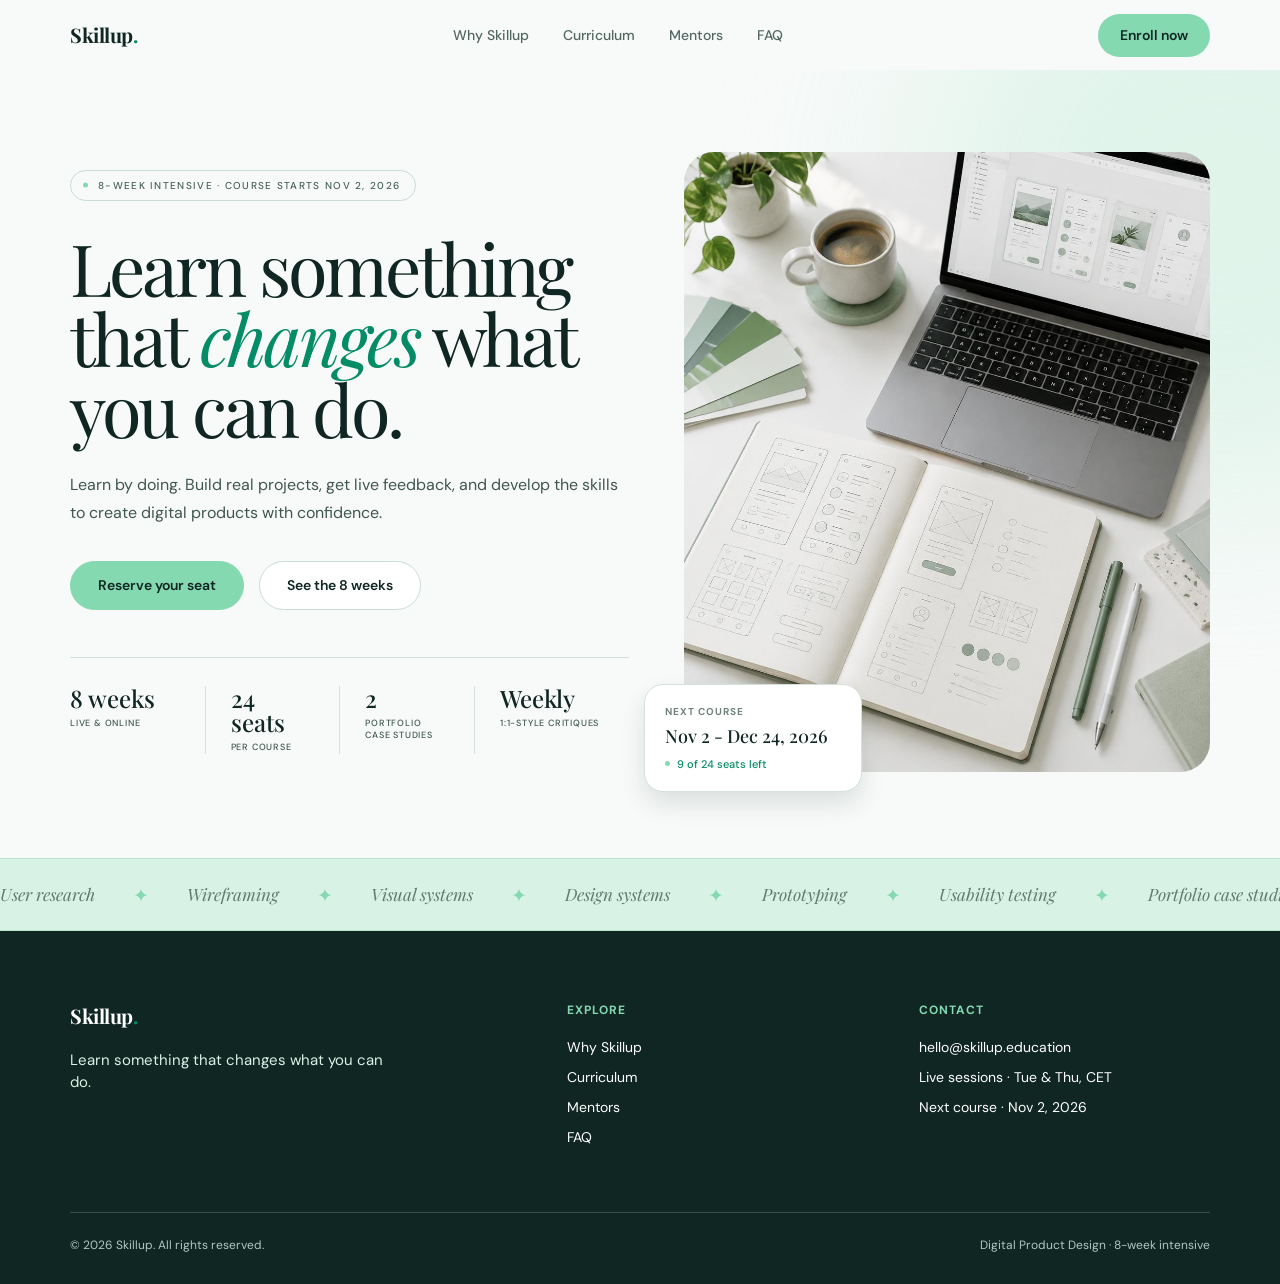
<file: index.html>
<!DOCTYPE html>
<html lang="en">
<head>
    <meta charset="UTF-8">
    <meta name="viewport" content="width=device-width, initial-scale=1.0">
    <title>Skillup | Digital Product Design</title>
    <meta
        name="description"
        content="Skillup's 8-week Digital Product Design course. Learn through real projects, live critiques and portfolio case studies."
    >
    <link rel="preconnect" href="https://fonts.googleapis.com">
    <link rel="preconnect"
        href="https://fonts.gstatic.com"
        crossorigin>
    <link
        href="https://fonts.googleapis.com/css2?family=DM+Sans:wght@400;500;600;700&family=Playfair+Display:ital,wght@0,400;0,500;1,400;1,500&display=swap"
        rel="stylesheet"
    >
    <link
        rel="stylesheet"
        href="https://cdnjs.cloudflare.com/ajax/libs/font-awesome/6.5.2/css/all.min.css"
    >
    <link rel="stylesheet" href="css/index.css">
    <link rel="icon" href="assets/favicon.ico" type="image/x-icon">
</head>

<body>
    <!-- HEADER -->
  <header class="site-header">
        <div class="container navbar">
            <a
                href="index.html"
                class="logo"
                aria-label="Skillup home"
            >
                Skillup<span>.</span>
            </a>

            <nav class="desktop-navigation">
                <a href="why-skillup.html">Why Skillup</a>
                <a href="curriculum.html">Curriculum</a>
                <a href="mentors.html">Mentors</a>
                <a href="faq.html">FAQ</a>
            </nav>

            <a
                href="enroll.html"
                class="header-button"
            >
                Enroll now
            </a>

            <button
                class="menu-toggle"
                aria-label="Open menu"
                type="button">
                <span></span>
                <span></span>
            </button>
        </div>

        <nav class="mobile-navigation">
            <a href="why-skillup.html">
                Why Skillup
            </a>

            <a href="curriculum.html">
                Curriculum
            </a>

            <a href="mentors.html">
                Mentors
            </a>

            <a href="faq.html">
                FAQ
            </a>

            <a href="enroll.html">
                Enroll now
            </a>
        </nav>
    </header>

    <!-- MAIN -->
    <main>
        <!-- HERO -->
        <section
            class="hero"
            id="top">
            <div class="container hero-grid">
                <div class="hero-content">
                    <span class="eyebrow">
                        8-week intensive · Course starts Nov 2, 2026
                    </span>

                    <h1>
                        Learn something
                        that <em>changes</em> what
                        you can do.
                    </h1>

                    <p class="hero-description">
                        Learn by doing. Build real projects, get live feedback, and develop the skills to create digital products with confidence.
                    </p>

                    <div class="hero-buttons">
                         <a
                        href="enroll.html"
                        class="primary-button"
                         >
                    Reserve your seat
                </a>

                     <a
                    href="curriculum.html"
                    class="secondary-button"
                >
                    See the 8 weeks
                </a>
                    </div>

                    <section class="course-stats">
                        <div class="stats-grid">
                            <div class="stat">
                                <strong>
                                    8 weeks
                                </strong>

                                <span>
                                    Live &amp; online
                                </span>
                            </div>
                            
                            <div class="stat">
                                <strong>
                                    24 seats
                                </strong>

                                <span>
                                    Per course
                                </span>
                            </div>

                            <div class="stat">
                                <strong>
                                    2
                                </strong>

                                <span>
                                    Portfolio case studies
                                </span>
                            </div>

                            <div class="stat">
                                <strong>
                                    Weekly
                                </strong>

                                <span>
                                    1:1-style critiques
                                </span>
                            </div>
                        </div>
                    </section>
                </div>

                <div class="hero-image">
                    <img
                        src="assets/hero-design.jpg"
                        alt="Digital product design workspace with laptop"
                    >

                    <div class="next-cohort-card">
                        <span class="card-label">
                            Next course
                        </span>

                        <h3>
                            Nov 2 - Dec 24, 2026
                        </h3>

                        <p>
                            <span></span>
                            9 of 24 seats left
                        </p>

                    </div>
                </div>
            </div>
        </section>
        
        <section
            class="moving-belt"
            aria-label="Course topics"
        >
            <div class="moving-belt-track">
                <span>
                    User research
                </span>

                <b>
                    ✦
                </b>

                <span>
                    Wireframing
                </span>

                <b>
                    ✦
                </b>

                <span>
                    Visual systems
                </span>

                <b>
                    ✦
                </b>

                <span>
                    Design systems
                </span>

                <b>
                    ✦
                </b>

                <span>
                    Prototyping
                </span>

                <b>
                    ✦
                </b>

                <span>
                    Usability testing
                </span>

                <b>
                    ✦
                </b>

                <span>
                    Portfolio case studies
                </span>

                <b>
                    ✦
                </b>

                <span>
                    Design critique
                </span>

                <b>
                    ✦
                </b>

                <span>
                    User research
                </span>

                <b>
                    ✦
                </b>

                <span>
                    Wireframing
                </span>

                <b>
                    ✦
                </b>

                <span>
                    Visual systems
                </span>

                <b>
                    ✦
                </b>

                <span>
                    Design systems
                </span>

                <b>
                    ✦
                </b>

                <span>
                    Prototyping
                </span>

                <b>
                    ✦
                </b>

                <span>
                    Usability testing
                </span>

                <b>
                    ✦
                </b>

                <span>
                    Portfolio case studies
                </span>

                <b>
                    ✦
                </b>

                <span>
                    Design critique
                </span>

                <b>
                    ✦
                </b>
            </div>
        </section>
    </main>

    <!-- FOOTER -->

    <footer class="site-footer">
        <div class="container footer-grid">
            <div class="footer-brand">
                <a
                    ="index.html"
                    class="logo"
                >
                    Skillup<span>.</span>
                </a>

                <p>
                    Learn something that changes what you can do.
                </p>
            </div>
            
            <div class="footer-links">
                <h3>
                    Explore
                </h3>

                <a href="why-skillup.html">
                    Why Skillup
                </a>

                <a href="curriculum.html">
                    Curriculum
                </a>

                <a href="mentors.html">
                    Mentors
                </a>

                <a href="faq.html">
                    FAQ
                </a>
            </div>

            <div class="footer-contact">
                <h3>
                    Contact
                </h3>

                <a ="mailto:hello@skillup.education">
                    hello@skillup.education
                </a>

                <p>
                    Live sessions · Tue &amp; Thu, CET
                </p>

                <p>
                    Next course · Nov 2, 2026
                </p>
            </div>
        </div>

        <div class="container footer-bottom">
            <p>
                © 2026 Skillup. All rights reserved.
            </p>

            <p>
                Digital Product Design · 8-week intensive
            </p>
        </div>
    </footer>

    <!-- JAVASCRIPT -->
    <script src="js/index.js" defer></script>

</body>
</html>
</file>
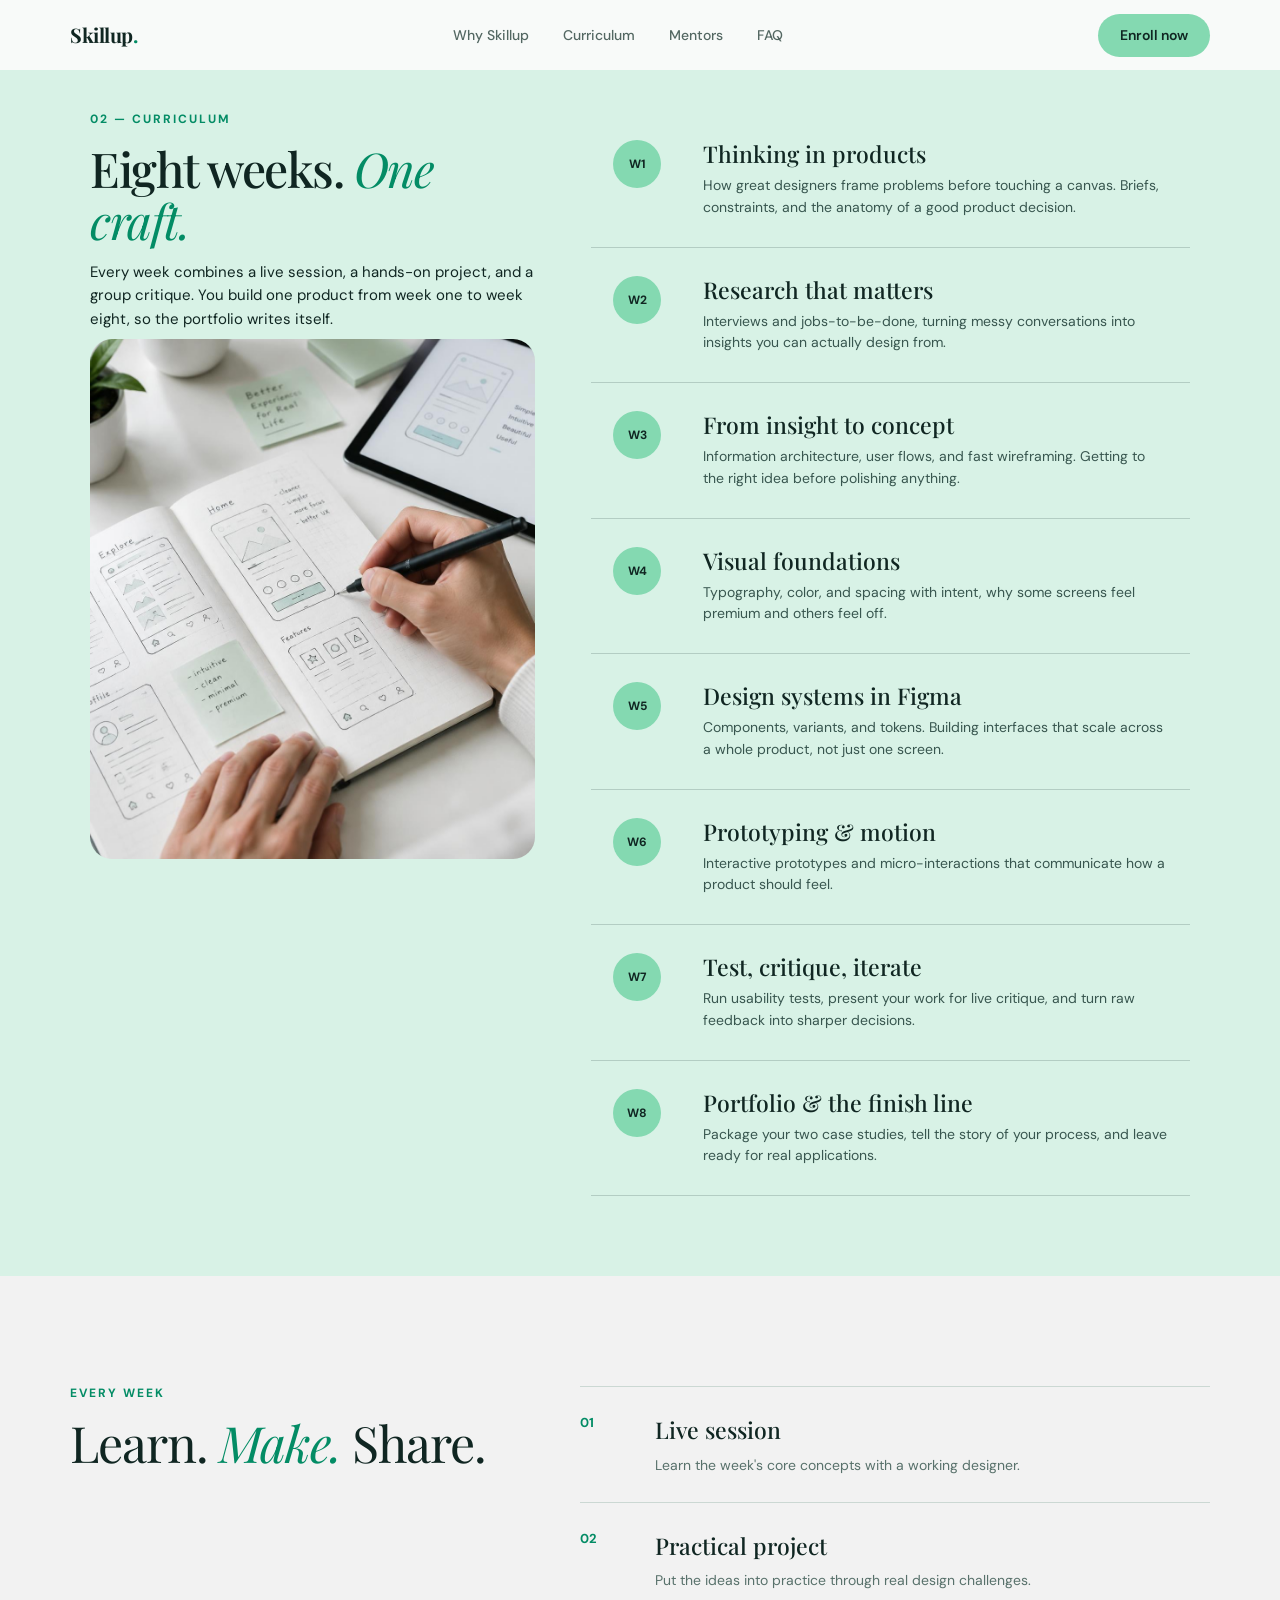
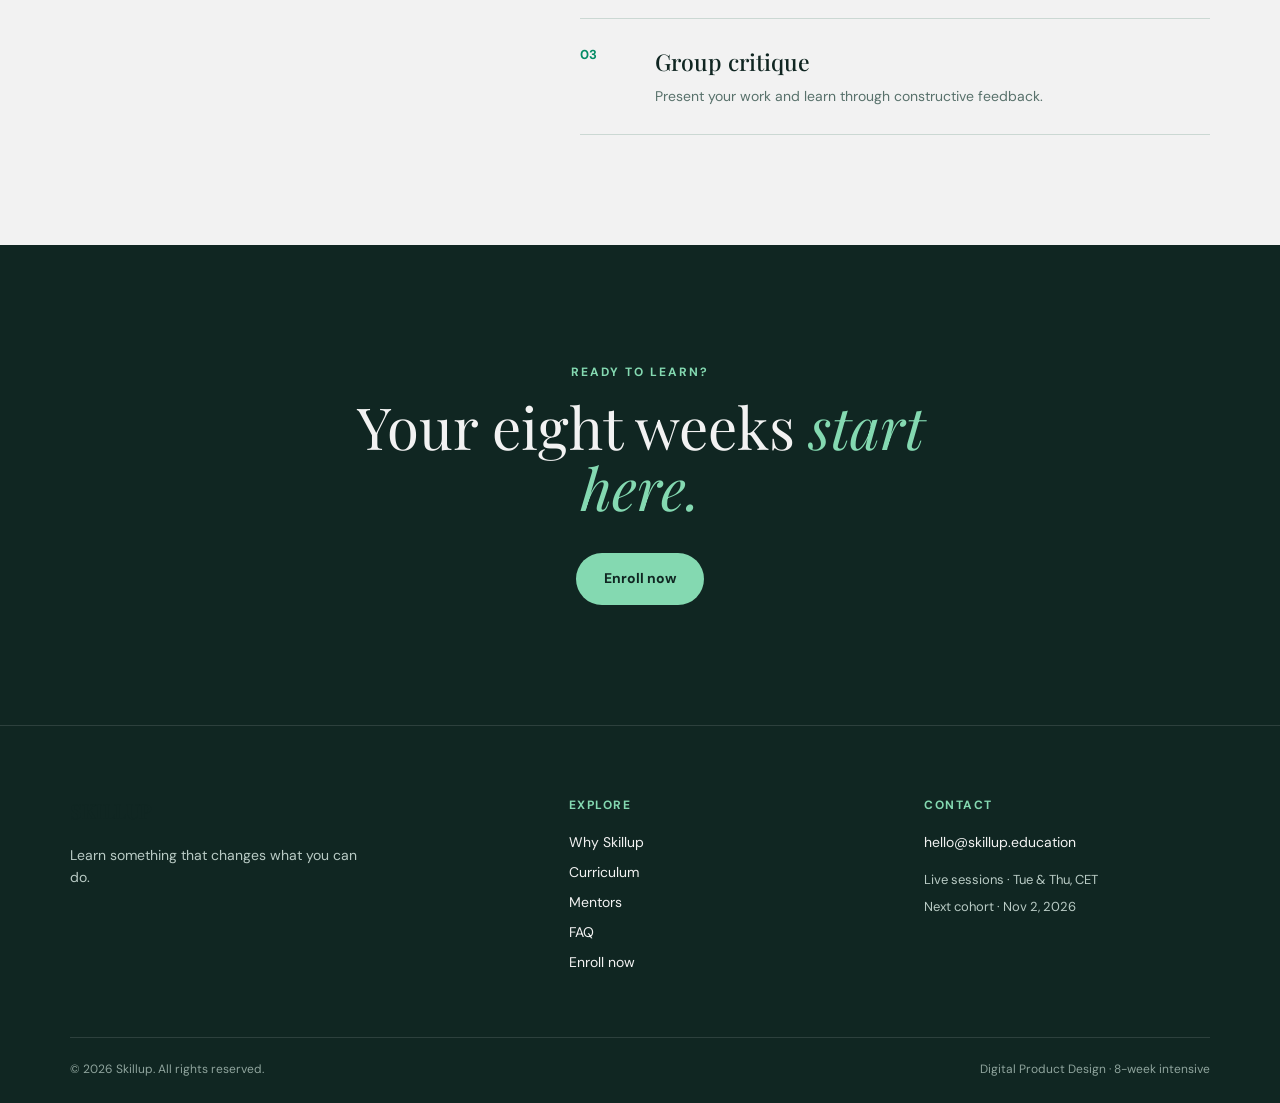
<file: curriculum.html>
<!DOCTYPE html>
<html lang="en">
<head>
    <meta charset="UTF-8">
    <meta name="viewport" content="width=device-width, initial-scale=1.0">
    <title>Curriculum | Skillup</title>
    <meta name="description" content="Explore the eight-week Digital Product Design curriculum at Skillup.">
    <link rel="preconnect" href="https://fonts.googleapis.com">
    <link rel="preconnect" href="https://fonts.gstatic.com" crossorigin>
    <link href="https://fonts.googleapis.com/css2?family=DM+Sans:wght@400;500;600;700&family=Playfair+Display:ital,wght@0,400;0,500;1,400;1,500&display=swap" rel="stylesheet">
    <link rel="stylesheet" href="https://cdnjs.cloudflare.com/ajax/libs/font-awesome/6.5.2/css/all.min.css">
    <link rel="stylesheet" href="css/curriculum.css">
    <link rel="icon" href="assets/favicon.ico" type="image/x-icon">
</head>

<body>

    <!-- HEADER -->
    <header class="site-header">
        <div class="container navbar">

            <!-- LOGO -->
            <a
                href="index.html"
                class="logo"
                aria-label="Skillup home"
            >
                Skillup<span>.</span>
            </a>

            <!-- DESKTOP NAVIGATION -->
            <nav
                class="desktop-navigation"
                aria-label="Main navigation"
            >

                <a href="why-skillup.html">
                    Why Skillup
                </a>

                <a href="curriculum.html">
                    Curriculum
                </a>

                <a href="mentors.html">
                    Mentors
                </a>

                <a href="faq.html">
                    FAQ
                </a>
            </nav>

            <!-- HEADER CTA -->
            <a
                href="enroll.html"
                class="header-button"
            >
                Enroll now
            </a>

            <!-- MOBILE MENU BUTTON -->
            <button
                class="menu-toggle"
                type="button"
                aria-label="Open navigation menu"
            >
                <span></span>
                <span></span>
            </button>
        </div>

        <!-- MOBILE NAVIGATION -->
        <nav
            class="mobile-navigation"
            aria-label="Mobile navigation"
        >

            <a href="why-skillup.html">
                Why Skillup
            </a>

            <a href="curriculum.html">
                Curriculum
            </a>

            <a href="mentors.html">
                Mentors
            </a>

            <a href="faq.html">
                FAQ
            </a>

            <a
                href="enroll.html"
                class="mobile-navigation-button"
            >
                Enroll now
            </a>
        </nav>
    </header>

    <!-- CURRICULUM -->
    <main>
        <section class="curriculum-section">
            <div class="curriculum-container">

                <!-- LEFT COLUMN -->
                <div class="curriculum-left">
                    <p class="eyebrow">
                        02 — Curriculum
                    </p>

                    <h1>
                        Eight weeks.
                        <em>One craft.</em>
                    </h1>

                    <p class="curriculum-intro">
                        Every week combines a live session, a hands-on project,
                        and a group critique. You build one product from week
                        one to week eight, so the portfolio writes itself.
                    </p>

                    <div class="curriculum-image">
                        <img
                            src="assets/curriculum.jpg"
                            alt="Product design sketches and interface wireframes"
                        >
                    </div>
                </div>

                <!-- RIGHT COLUMN -->
                <div class="curriculum-right">

                    <!-- WEEK 1 -->
                    <article class="week-item week-featured">
                        <div class="week-number">
                            W1
                        </div>

                        <div class="week-content">
                            <h2>
                                Thinking in products
                            </h2>

                            <p>
                                How great designers frame problems before touching
                                a canvas. Briefs, constraints, and the anatomy of
                                a good product decision.
                            </p>
                        </div>
                    </article>

                    <!-- WEEK 2 -->
                    <article class="week-item">
                        <div class="week-number">
                            W2
                        </div>

                        <div class="week-content">

                            <h2>
                                Research that matters
                            </h2>

                            <p>
                                Interviews and jobs-to-be-done, turning messy
                                conversations into insights you can actually
                                design from.
                            </p>
                        </div>
                    </article>

                    <!-- WEEK 3 -->
                    <article class="week-item">
                        <div class="week-number">
                            W3
                        </div>

                        <div class="week-content">
                            <h2>
                                From insight to concept
                            </h2>

                            <p>
                                Information architecture, user flows, and fast
                                wireframing. Getting to the right idea before
                                polishing anything.
                            </p>
                        </div>
                    </article>

                    <!-- WEEK 4 -->
                    <article class="week-item">
                        <div class="week-number">
                            W4
                        </div>

                        <div class="week-content">
                            <h2>
                                Visual foundations
                            </h2>

                            <p>
                                Typography, color, and spacing with intent, 
                                why some screens feel premium and others feel off.
                            </p>
                        </div>
                    </article>

                    <!-- WEEK 5 -->
                    <article class="week-item">
                        <div class="week-number">
                            W5
                        </div>
                        
                        <div class="week-content">
                            <h2>
                                Design systems in Figma
                            </h2>

                            <p>
                                Components, variants, and tokens. Building
                                interfaces that scale across a whole product,
                                not just one screen.
                            </p>
                        </div>
                    </article>

                    <!-- WEEK 6 -->
                    <article class="week-item">
                        <div class="week-number">
                            W6
                        </div>

                        <div class="week-content">
                            <h2>
                                Prototyping &amp; motion
                            </h2>

                            <p>
                                Interactive prototypes and micro-interactions
                                that communicate how a product should feel.
                            </p>
                        </div>
                    </article>

                    <!-- WEEK 7 -->
                    <article class="week-item">
                        <div class="week-number">
                            W7
                        </div>

                        <div class="week-content">
                            <h2>
                                Test, critique, iterate
                            </h2>

                            <p>
                                Run usability tests, present your work for live
                                critique, and turn raw feedback into sharper
                                decisions.
                            </p>
                        </div>
                    </article>

                    <!-- WEEK 8 -->
                    <article class="week-item">
                        <div class="week-number">
                            W8
                        </div>

                        <div class="week-content">
                            <h2>
                                Portfolio &amp; the finish line
                            </h2>

                            <p>
                                Package your two case studies, tell the story
                                of your process, and leave ready for real
                                applications.
                            </p>
                        </div>
                    </article>
                </div>
            </div>
        </section>

        <!-- EVERY WEEK -->
        <section class="learning-section">
            <div class="container learning-grid">
                <div>
                    <p class="eyebrow">
                        Every week
                    </p>

                    <h2>
                        Learn.
                        <em>Make.</em>
                        Share.
                    </h2>
                </div>

                <div class="learning-items">
                    <div class="learning-item">
                        <span>
                            01
                        </span>

                        <div>
                            <h3>
                                Live session
                            </h3>

                            <p>
                                Learn the week's core concepts with a working
                                designer.
                            </p>
                        </div>
                    </div>

                    <div class="learning-item">
                        <span>
                            02
                        </span>

                        <div>
                            <h3>
                                Practical project
                            </h3>

                            <p>
                                Put the ideas into practice through real
                                design challenges.
                            </p>
                        </div>
                    </div>

                    <div class="learning-item">
                        <span>
                            03
                        </span>

                        <div>
                            <h3>
                                Group critique
                            </h3>

                            <p>
                                Present your work and learn through
                                constructive feedback.
                            </p>
                        </div>
                    </div>
                </div>
            </div>
        </section>

        <!-- FINAL CTA -->
        <section class="final-cta">
            <div class="container">
                <p class="eyebrow">
                    Ready to learn?
                </p>

                <h2>
                    Your eight weeks
                    <em>start here.</em>
                </h2>

                <a href="enroll.html" class="primary-button">
                    Enroll now
                </a>
            </div>
        </section>
    </main>

    <!-- FOOTER -->
    <footer class="site-footer">
        <div class="container footer-grid">
            <div class="footer-brand">
                <a href="index.html" class="logo">
                    SKILLUP
                </a>

                <p>
                    Learn something that changes what you can do.
                </p>
            </div>

            <div class="footer-links">
                <h3>
                    Explore
                </h3>

                <a href="why-skillup.html">
                    Why Skillup
                </a>

                <a href="curriculum.html">
                    Curriculum
                </a>

                <a href="mentors.html">
                    Mentors
                </a>

                <a href="faq.html">
                    FAQ
                </a>

                <a href="enroll.html">
                    Enroll now
                </a>
            </div>

            <div class="footer-contact">
                <h3>
                    Contact
                </h3>

                <a href="mailto:hello@skillup.education">
                    hello@skillup.education
                </a>

                <p>
                    Live sessions · Tue &amp; Thu, CET
                </p>

                <p>
                    Next cohort · Nov 2, 2026
                </p>
            </div>
        </div>

        <div class="container footer-bottom">
            <p>
                © 2026 Skillup. All rights reserved.
            </p>

            <p>
                Digital Product Design · 8-week intensive
            </p>
        </div>
    </footer>
    
    <script src="js/curriculum.js" defer></script>

</body>
</html>
</file>
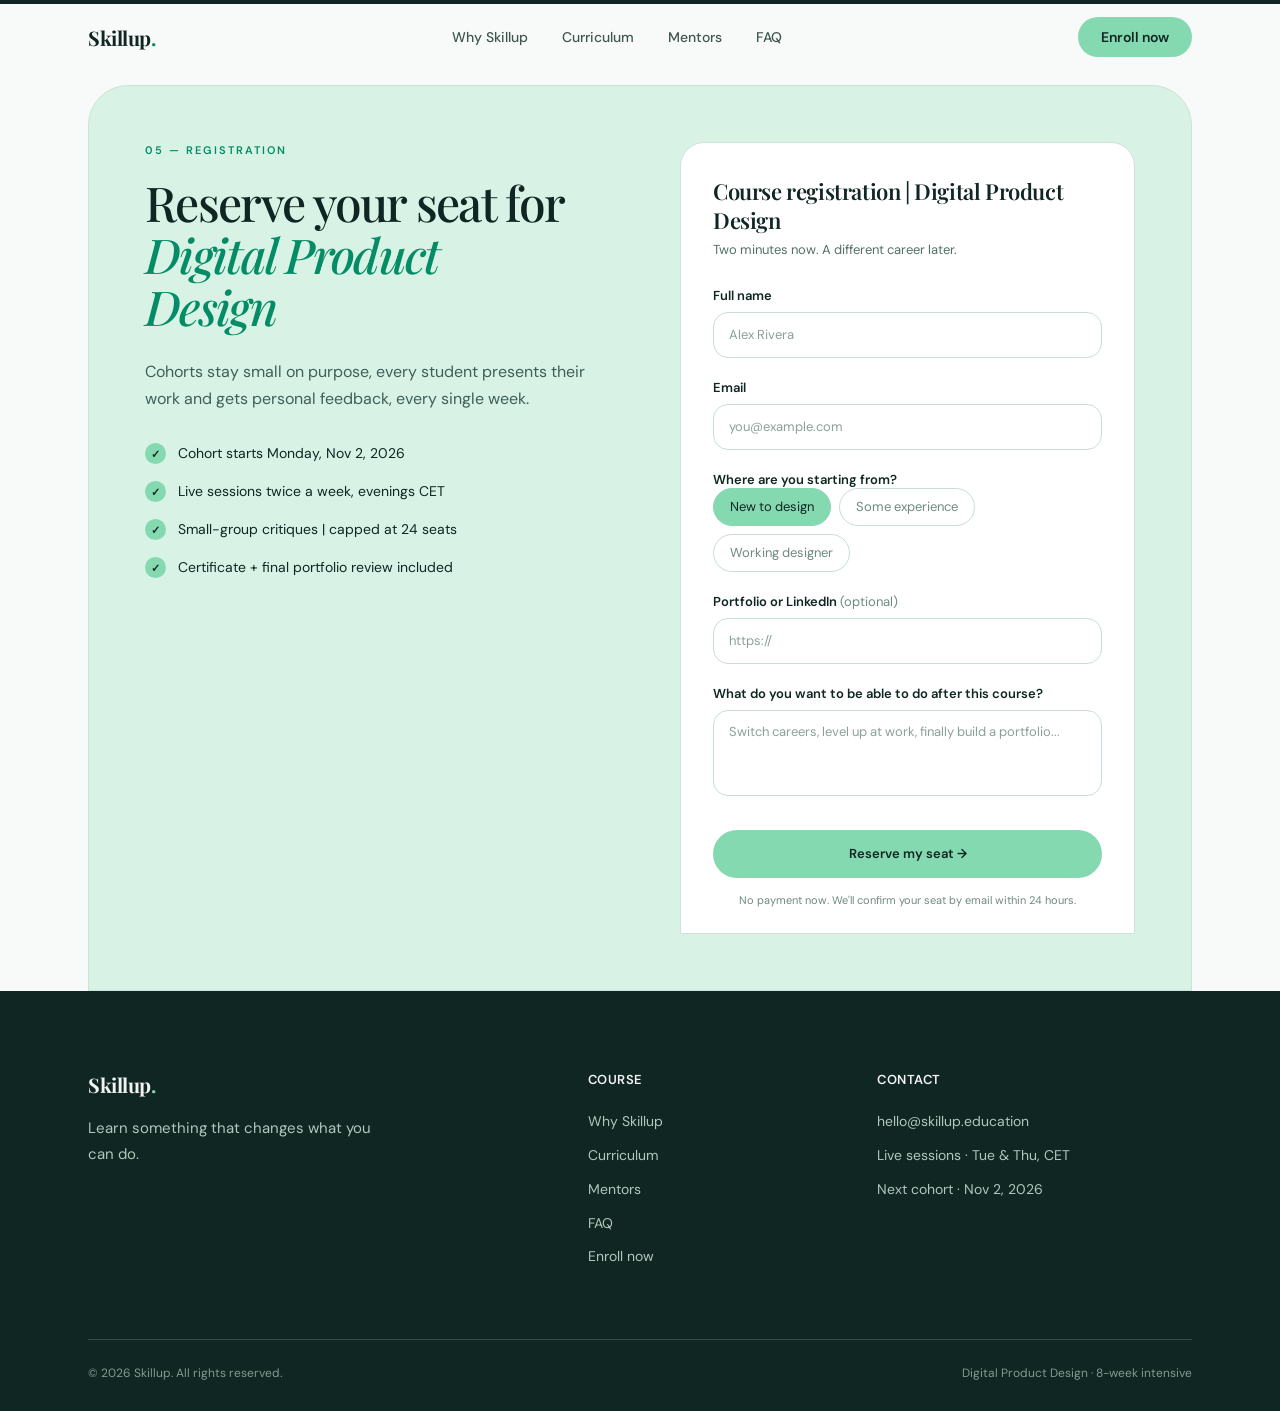
<file: enroll.html>
<!DOCTYPE html>
<html lang="en">
<head>
    <meta charset="UTF-8">
    <meta name="viewport" content="width=device-width, initial-scale=1.0">
    <title>Enroll | Skillup</title>
    <link rel="preconnect" href="https://fonts.googleapis.com">
    <link rel="preconnect" href="https://fonts.gstatic.com" crossorigin>
    <link href="https://fonts.googleapis.com/css2?family=DM+Sans:wght@400;500;600&family=Playfair+Display:ital,wght@0,400;0,500;0,600;1,400;1,500;1,600&display=swap" rel="stylesheet">
    <link rel="stylesheet" href="https://cdnjs.cloudflare.com/ajax/libs/font-awesome/6.5.2/css/all.min.css">
    <link rel="stylesheet" href="css/enroll.css">
    <link rel="icon" href="assets/favicon.ico" type="image/x-icon">
</head>

<body>
    <!-- HEADER -->
    <header class="site-header">
        <div class="container navbar">
            <a
                href="index.html"
                class="logo"
                aria-label="Skillup home"
            >
                Skillup<span>.</span>
            </a>

            <nav class="desktop-navigation">
                <a href="why-skillup.html">
                    Why Skillup
                </a>

                <a href="curriculum.html">
                    Curriculum
                </a>

                <a href="mentors.html">
                    Mentors
                </a>

                <a href="faq.html">
                    FAQ
                </a>
            </nav>

            <a
                href="enroll.html"
                class="header-button"
            >
                Enroll now
            </a>

            <button
                class="menu-toggle"
                aria-label="Open menu"
                type="button"
            >
                <span></span>
                <span></span>
            </button>
        </div>

        <nav class="mobile-navigation">
            <a href="why-skillup.html">
                Why Skillup
            </a>

            <a href="curriculum.html">
                Curriculum
            </a>

            <a href="mentors.html">
                Mentors
            </a>

            <a href="faq.html">
                FAQ
            </a>

            <a href="enroll.html">
                Enroll now
            </a>
        </nav>
    </header>

    <!-- MAIN -->
    <main>
        <section class="registration-section">
            <div class="registration-panel">
                <div class="registration-grid">
                    <div class="registration-left">
                        <p class="section-label">
                            05 — REGISTRATION
                        </p>

                        <h1>
                            Reserve your seat for
                            <span>
                                Digital Product<br>
                                Design
                            </span>
                        </h1>

                        <p class="intro-text">
                            Cohorts stay small on purpose, every student presents
                            their work and gets personal feedback, every single week.
                        </p>

                        <div class="registration-details">
                            <div class="detail-item">
                                <span class="detail-check">
                                    ✓
                                </span>

                                <p>
                                    Cohort starts Monday, Nov 2, 2026
                                </p>
                            </div>

                            <div class="detail-item">
                                <span class="detail-check">
                                    ✓
                                </span>

                                <p>
                                    Live sessions twice a week, evenings CET
                                </p>
                            </div>

                            <div class="detail-item">
                                <span class="detail-check">
                                    ✓
                                </span>

                                <p>
                                    Small-group critiques | capped at 24 seats
                                </p>
                            </div>

                            <div class="detail-item">
                                <span class="detail-check">
                                    ✓
                                </span>

                                <p>
                                    Certificate + final portfolio review included
                                </p>
                            </div>
                        </div>
                    </div>

                    <div class="registration-card">
                        <h2>
                            Course registration | Digital Product Design
                        </h2>

                        <p class="registration-subtitle">
                            Two minutes now. A different career later.
                        </p>

                        <form
                            id="registration-form"
                            class="registration-form"
                        >
                   
                            <div class="form-field">
                                <label for="full-name">
                                    Full name
                                </label>

                                <input
                                    type="text"
                                    id="full-name"
                                    name="full-name"
                                    placeholder="Alex Rivera"
                                    required
                                >
                            </div>

                            <div class="form-field">
                                <label for="email">
                                    Email
                                </label>

                                <input
                                    type="email"
                                    id="email"
                                    name="email"
                                    placeholder="you@example.com"
                                    required
                                >
                            </div>

                            <fieldset class="form-field experience-field">
                                <legend>
                                    Where are you starting from?
                                </legend>

                                <div class="experience-buttons">
                                    <label class="experience-button">
                                        <input
                                            type="radio"
                                            name="experience"
                                            value="new"
                                            checked
                                            required
                                        >

                                        <span>
                                            New to design
                                        </span>
                                    </label>

                                    <label class="experience-button">

                                        <input
                                            type="radio"
                                            name="experience"
                                            value="some-experience"
                                        >

                                        <span>
                                            Some experience
                                        </span>
                                    </label>

                                    <label class="experience-button">
                                        <input
                                            type="radio"
                                            name="experience"
                                            value="working-designer"
                                        >

                                        <span>
                                            Working designer
                                        </span>
                                    </label>
                                </div>
                            </fieldset>

                            <div class="form-field">
                                <label for="portfolio">
                                    Portfolio or LinkedIn

                                    <span>
                                        (optional)
                                    </span>
                                </label>

                                <input
                                    type="url"
                                    id="portfolio"
                                    name="portfolio"
                                    placeholder="https://"
                                >
                            </div>

                            <div class="form-field">
                                <label for="goals">
                                    What do you want to be able to do after this course?
                                </label>

                                <textarea
                                    id="goals"
                                    name="goals"
                                    placeholder="Switch careers, level up at work, finally build a portfolio..."
                                ></textarea>
                            </div>

                            <button
                                type="submit"
                                class="submit-button"
                            >
                                Reserve my seat →
                            </button>

                            <p class="form-note">
                                No payment now. We'll confirm your seat by email within 24 hours.
                            </p>
                        </form>
                    </div>
                </div>
            </div>
        </section>
    </main>

    <!-- FOOTER -->
    <footer class="site-footer">
        <div class="container footer-grid">
            <div class="footer-brand">
                <a
                    href="index.html"
                    class="logo"
                >
                    Skillup<span>.</span>
                </a>

                <p>
                    Learn something that changes what you can do.
                </p>
            </div>

            <div class="footer-column">
                <h3>
                    Course
                </h3>

                <a href="why-skillup.html">
                    Why Skillup
                </a>

                <a href="curriculum.html">
                    Curriculum
                </a>

                <a href="mentors.html">
                    Mentors
                </a>

                <a href="faq.html">
                    FAQ
                </a>

                <a href="enroll.html">
                    Enroll now
                </a>

            </div>

            <div class="footer-column">
                <h3>
                    Contact
                </h3>

                <a href="mailto:hello@skillup.education">
                    hello@skillup.education
                </a>

                <p>
                    Live sessions · Tue &amp; Thu, CET
                </p>

                <p>
                    Next cohort · Nov 2, 2026
                </p>
            </div>
        </div>

        <div class="container footer-bottom">
            <p>
                © 2026 Skillup. All rights reserved.
            </p>

            <p>
                Digital Product Design · 8-week intensive
            </p>
        </div>
    </footer>

    <script src="js/enroll.js"></script>

</body>
</html>
</file>
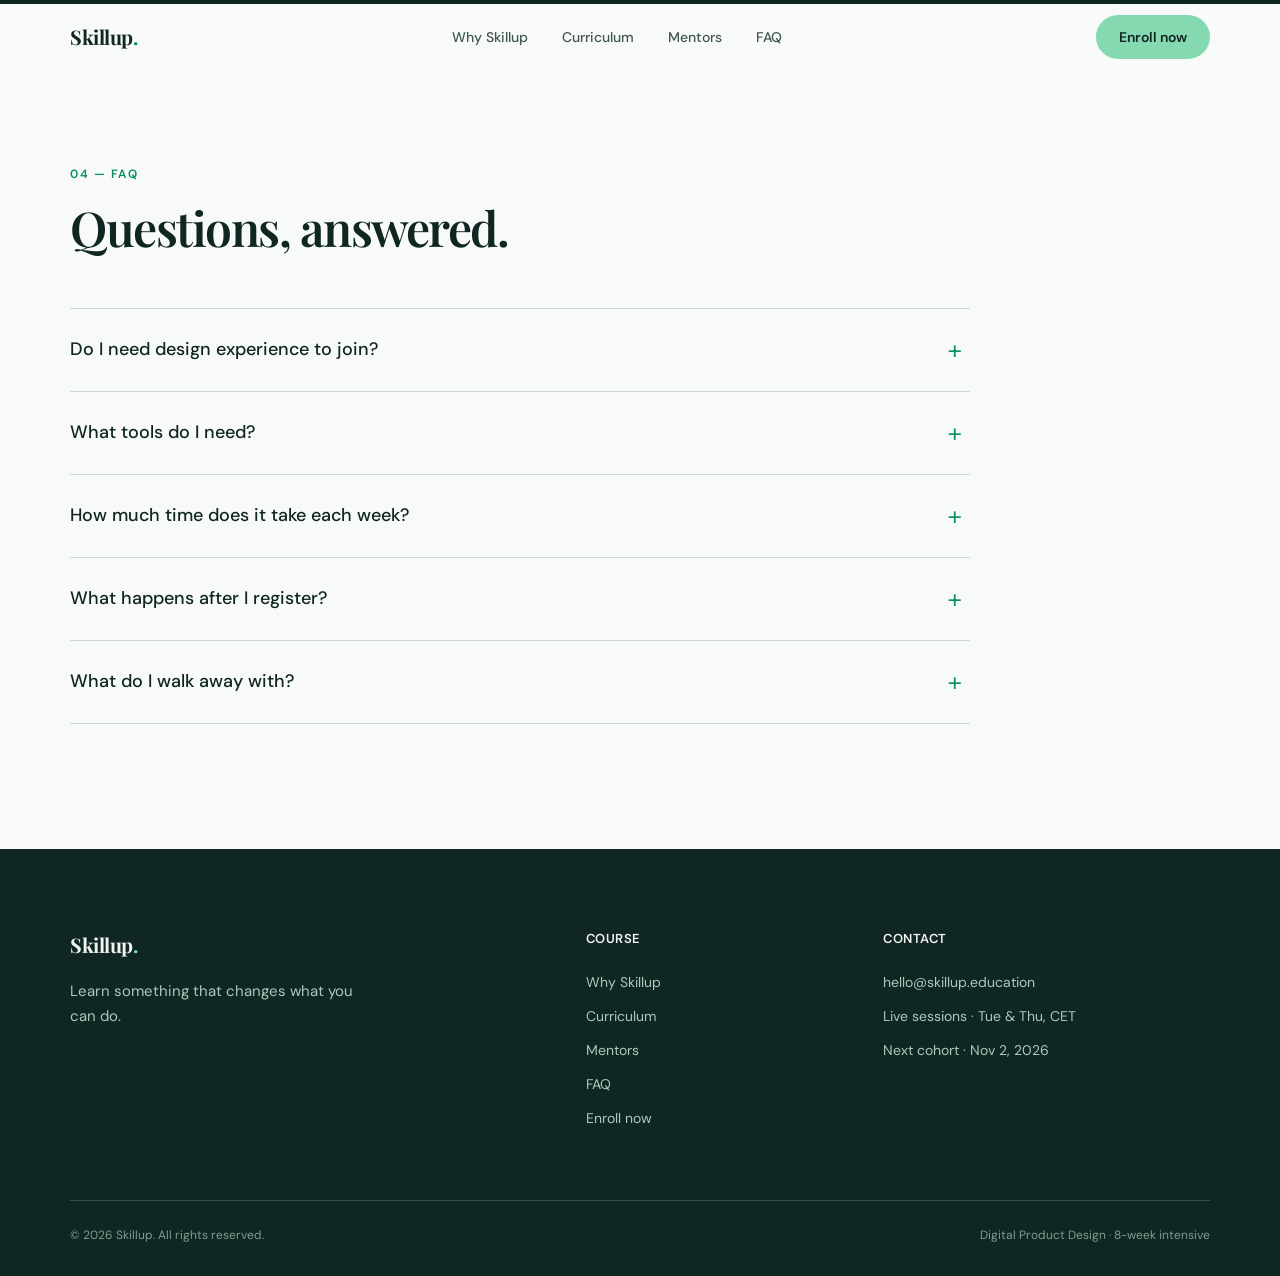
<file: faq.html>
<!DOCTYPE html>
<html lang="en">
<head>
    <meta charset="UTF-8">
    <meta name="viewport" content="width=device-width, initial-scale=1.0">
    <title>FAQ | Skillup</title>
    <link rel="preconnect" href="https://fonts.googleapis.com">
    <link rel="preconnect" href="https://fonts.gstatic.com" crossorigin>
    <link href="https://fonts.googleapis.com/css2?family=DM+Sans:wght@400;500;600&family=Playfair+Display:wght@600;700&display=swap" rel="stylesheet">
    <link rel="stylesheet" href="https://cdnjs.cloudflare.com/ajax/libs/font-awesome/6.5.2/css/all.min.css">
    <link rel="stylesheet" href="css/faq.css">
    <link rel="icon" href="assets/favicon.ico" type="image/x-icon">
</head>

<body>
    <!-- HEADER -->
    <header class="site-header">
        <div class="container navbar">
            <a
                href="index.html"
                class="logo"
                aria-label="Skillup home"
            >
                Skillup<span>.</span>
            </a>

            <nav class="desktop-navigation">
                <a href="why-skillup.html">Why Skillup</a>
                <a href="curriculum.html">Curriculum</a>
                <a href="mentors.html">Mentors</a>
                <a href="faq.html">FAQ</a>
            </nav>

            <a
                href="enroll.html"
                class="header-button"
            >
                Enroll now
            </a>

            <button
                class="menu-toggle"
                aria-label="Open menu"
                type="button"
            >
                <span></span>
                <span></span>
            </button>
        </div>

        <nav class="mobile-navigation">
            <a href="why-skillup.html">
                Why Skillup
            </a>

            <a href="curriculum.html">
                Curriculum
            </a>

            <a href="mentors.html">
                Mentors
            </a>

            <a href="faq.html">
                FAQ
            </a>

            <a href="enroll.html">
                Enroll now
            </a>
        </nav>
    </header>

    <!-- MAIN -->
    <main>
        <section class="faq-section">
            <div class="container">
                <div class="faq-intro">
                    <p class="section-label">
                        04 — FAQ
                    </p>

                    <h1>
                        Questions, answered.
                    </h1>
                </div>

                <div class="faq-list">
                    
                    <!-- QUESTION 1 -->
                    <article class="faq-item">
                        <button
                            class="faq-question"
                            type="button"
                            aria-expanded="false"
                        >

                            <span>
                                Do I need design experience to join?
                            </span>

                            <span
                                class="faq-icon"
                                aria-hidden="true"
                            >
                                +
                            </span>
                        </button>

                        <div class="faq-answer">
                            <p>
                                No. The course starts from first principles
                                and moves fast. Most cohorts mix complete
                                beginners with working designers levelling up,
                                the critique groups are matched by experience.
                            </p>
                        </div>
                    </article>

                    <!-- QUESTION 2 -->
                    <article class="faq-item">
                        <button
                            class="faq-question"
                            type="button"
                            aria-expanded="false"
                        >

                            <span>
                                What tools do I need?
                            </span>

                            <span
                                class="faq-icon"
                                aria-hidden="true"
                            >
                                +
                            </span>
                        </button>

                        <div class="faq-answer">
                            <p>
                                A laptop and a free Figma account. Everything
                                we teach uses the same industry standard tools
                                you'll keep using on the job.
                            </p>
                        </div>
                    </article>

                    <!-- QUESTION 3 -->
                    <article class="faq-item">
                        <button
                            class="faq-question"
                            type="button"
                            aria-expanded="false"
                        >

                            <span>
                                How much time does it take each week?
                            </span>

                            <span
                                class="faq-icon"
                                aria-hidden="true"
                            >
                                +
                            </span>
                        </button>

                        <div class="faq-answer">
                            <p>
                                Plan for 8-10 hours: two live sessions, one
                                critique, and project work on your own schedule.
                                All sessions are recorded if you miss one.
                            </p>
                        </div>
                    </article>

                    <!-- QUESTION 4 -->
                    <article class="faq-item">
                        <button
                            class="faq-question"
                            type="button"
                            aria-expanded="false"
                        >

                            <span>
                                What happens after I register?
                            </span>

                            <span
                                class="faq-icon"
                                aria-hidden="true"
                            >
                                +
                            </span>
                        </button>

                        <div class="faq-answer">
                            <p>
                                We'll email you within 24 hours to confirm
                                your seat, walk you through payment plan
                                options, and send your onboarding checklist.
                            </p>
                        </div>
                    </article>

                    <!-- QUESTION 5 -->
                    <article class="faq-item">
                        <button
                            class="faq-question"
                            type="button"
                            aria-expanded="false"
                        >

                            <span>
                                What do I walk away with?
                            </span>

                            <span
                                class="faq-icon"
                                aria-hidden="true"
                            >
                                +
                            </span>
                        </button>

                        <div class="faq-answer">
                            <p>
                                A Skillup certificate, two reviewed portfolio
                                case studies, and a final one-on-one with a
                                mentor about your next career step.
                            </p>
                        </div>
                    </article>
                </div>
            </div>
        </section>
    </main>

    <!-- FOOTER -->
    <footer class="site-footer">
        <div class="container footer-grid">
            <div class="footer-brand">
                <a
                    href="index.html"
                    class="logo"
                >
                    Skillup<span>.</span>
                </a>

                <p>
                    Learn something that changes what you can do.
                </p>
            </div>

            <div class="footer-column">
                <h3>
                    Course
                </h3>

                <a href="why-skillup.html">
                    Why Skillup
                </a>

                <a href="curriculum.html">
                    Curriculum
                </a>

                <a href="mentors.html">
                    Mentors
                </a>

                <a href="faq.html">
                    FAQ
                </a>

                <a href="enroll.html">
                    Enroll now
                </a>
            </div>

            <div class="footer-column">
                <h3>
                    Contact
                </h3>

               <a href="mailto:hello@skillup.education">
                    hello@skillup.education
                </a>

                <p>
                    Live sessions · Tue &amp; Thu, CET
                </p>

                <p>
                    Next cohort · Nov 2, 2026
                </p>
            </div>
        </div>

        <div class="container footer-bottom">
            <p>
                © 2026 Skillup. All rights reserved.
            </p>

            <p>
                Digital Product Design · 8-week intensive
            </p>
        </div>
    </footer>

    <script src="js/faq.js"></script>

</body>
</html>
</file>
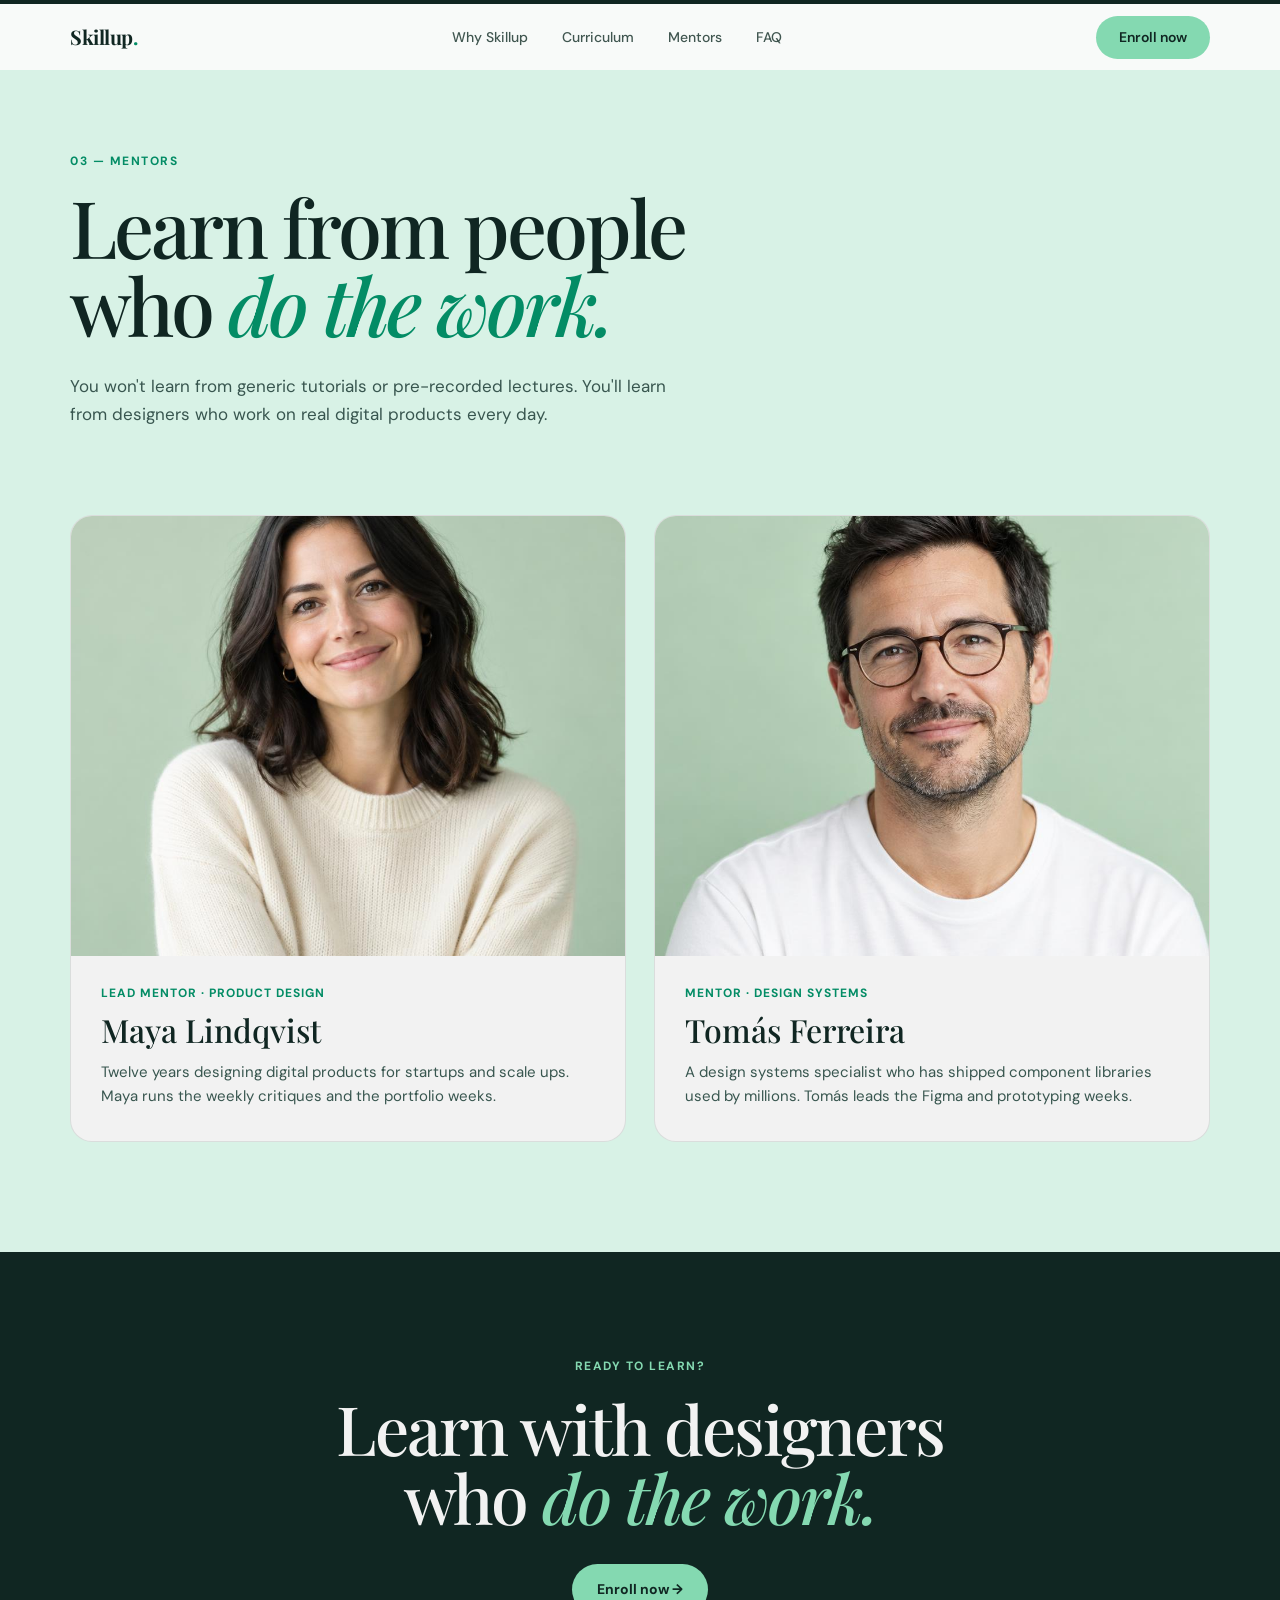
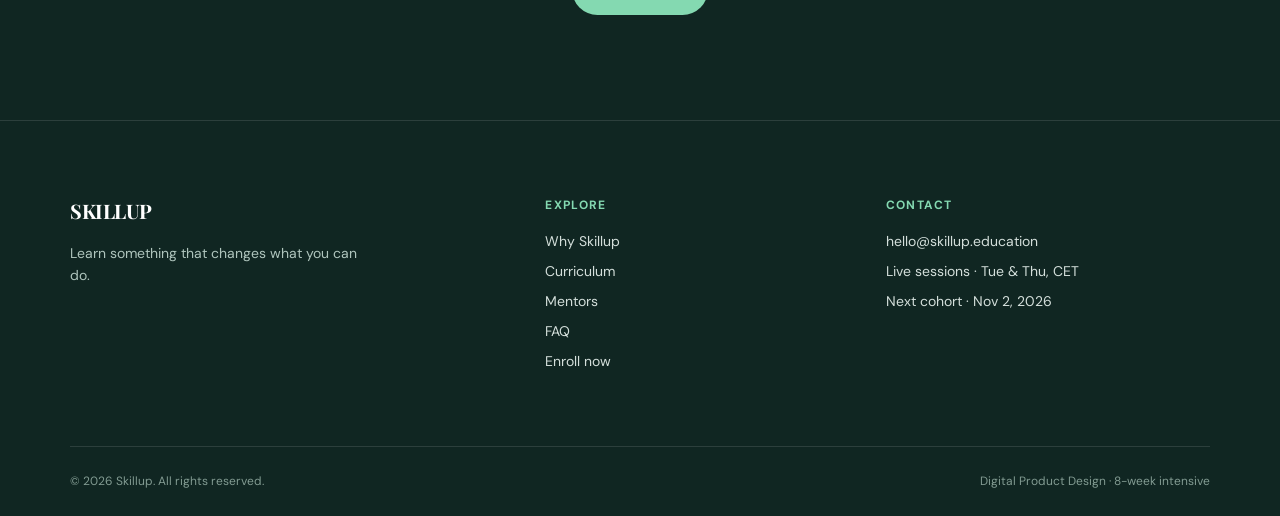
<file: mentors.html>
<!DOCTYPE html>
<html lang="en">
<head>
    <meta charset="UTF-8">
    <meta name="viewport" content="width=device-width, initial-scale=1.0">
    <title>Mentors | Skillup</title>
    <meta name="description" content="Meet the working designers who mentor students throughout Skillup's Digital Product Design course.">
    <link rel="preconnect" href="https://fonts.googleapis.com">
    <link rel="preconnect" href="https://fonts.gstatic.com" crossorigin>
    <link href="https://fonts.googleapis.com/css2?family=DM+Sans:wght@400;500;600;700&family=Playfair+Display:ital,wght@0,400;0,500;0,600;1,400;1,500&display=swap" rel="stylesheet">
    <link rel="stylesheet" href="https://cdnjs.cloudflare.com/ajax/libs/font-awesome/6.5.2/css/all.min.css">
    <link rel="stylesheet" href="css/mentors.css">
    <link rel="icon" href="assets/favicon.ico" type="image/x-icon">
</head>

<body>
    <!-- HEADER -->
    <header class="site-header">
        <div class="container navbar">
     <a href="index.html" class="logo" aria-label="Skillup home">
    Skillup<span>.</span>
</a>
            <nav class="desktop-navigation">
                <a href="why-skillup.html">
                    Why Skillup
                </a>

                <a href="curriculum.html">
                    Curriculum
                </a>

                <a href="mentors.html" class="active">
                    Mentors
                </a>

                <a href="faq.html">
                    FAQ
                </a>
            </nav>

            <a href="enroll.html" class="header-button">
                Enroll now
            </a>

            <button
                class="menu-toggle"
                aria-label="Open menu"
                type="button"
            >
                <span></span>
                <span></span>
            </button>
        </div>

        <nav class="mobile-navigation">
            <a href="why-skillup.html">
                Why Skillup
            </a>

            <a href="curriculum.html">
                Curriculum
            </a>

            <a href="mentors.html">
                Mentors
            </a>

            <a href="faq.html">
                FAQ
            </a>
            
            <a href="enroll.html" class="mobile-navigation-button">
                Enroll now
            </a>
        </nav>
    </header>

    <!-- MAIN -->

    <main>
        <!-- HERO -->
        <section class="mentors-hero">
            <div class="container mentors-hero-grid">
                <div class="mentors-hero-content">
                    <p class="eyebrow">
                        03 — MENTORS
                    </p>

                    <h1>
                        Learn from people
                        <br>
                        who <em>do the work.</em>
                    </h1>

                    <p class="hero-description">
                        You won't learn from generic tutorials or
                        pre-recorded lectures. You'll learn from designers
                        who work on real digital products every day.
                    </p>
                </div>
            </div>
        </section>

        <!-- MENTORS -->
        <section class="mentors-section">
            <div class="container">
                <div class="mentors-grid">
                    <article class="mentor-card">
                        <div class="mentor-image">
                            <img
                                src="assets/maya.jpg"
                                alt="Portrait of Maya Lindqvist"
                            >
                        </div>

                        <div class="mentor-info">
                            <p class="mentor-role">
                                Lead mentor · Product design
                            </p>

                            <h2>
                                Maya Lindqvist
                            </h2>

                            <p class="mentor-description">
                                Twelve years designing digital products
                                for startups and scale ups. Maya runs
                                the weekly critiques and the portfolio
                                weeks.
                            </p>
                        </div>
                    </article>

                    <article class="mentor-card">
                        <div class="mentor-image">

                            <img
                                src="assets/tomas.jpg"
                                alt="Portrait of Tomás Ferreira"
                            >
                        </div>

                        <div class="mentor-info">
                            <p class="mentor-role">
                                Mentor · Design systems
                            </p>

                            <h2>
                                Tomás Ferreira
                            </h2>

                            <p class="mentor-description">
                                A design systems specialist who has
                                shipped component libraries used by
                                millions. Tomás leads the Figma and
                                prototyping weeks.
                            </p>
                        </div>
                    </article>
                </div>
            </div>
        </section>

        <!-- CTA -->
        <section class="final-cta">
            <div class="container">
                <p class="eyebrow">
                    Ready to learn?
                </p>

                <h2>
                    Learn with designers
                    <br>
                    who <em>do the work.</em>
                </h2>

                <a href="enroll.html" class="primary-button">
                    Enroll now →
                </a>
            </div>
        </section>
    </main>

    <!-- FOOTER -->
    <footer class="site-footer">
        <div class="container footer-grid">
            <div class="footer-brand">
                <a href="index.html" class="logo">
                    SKILLUP
                </a>

                <p>
                    Learn something that changes what you can do.
                </p>
            </div>

            <div class="footer-links">
                <h3>
                    Explore
                </h3>

                <a href="why-skillup.html">
                    Why Skillup
                </a>

                <a href="curriculum.html">
                    Curriculum
                </a>

                <a href="mentors.html">
                    Mentors
                </a>

                <a href="faq.html">
                    FAQ
                </a>

                <a href="enroll.html">
                    Enroll now
                </a>
            </div>

            <div class="footer-contact">
                <h3>
                    Contact
                </h3>

                <a href="mailto:hello@skillup.education">
                    hello@skillup.education
                </a>

                <p>
                    Live sessions · Tue & Thu, CET
                </p>

                <p>
                    Next cohort · Nov 2, 2026
                </p>
            </div>
        </div>

        <div class="container footer-bottom">
            <p>
                © 2026 Skillup. All rights reserved.
            </p>

            <p>
                Digital Product Design · 8-week intensive
            </p>
        </div>
    </footer>
    
<script src="js/mentors.js" defer></script>

</body>
</html>
</file>
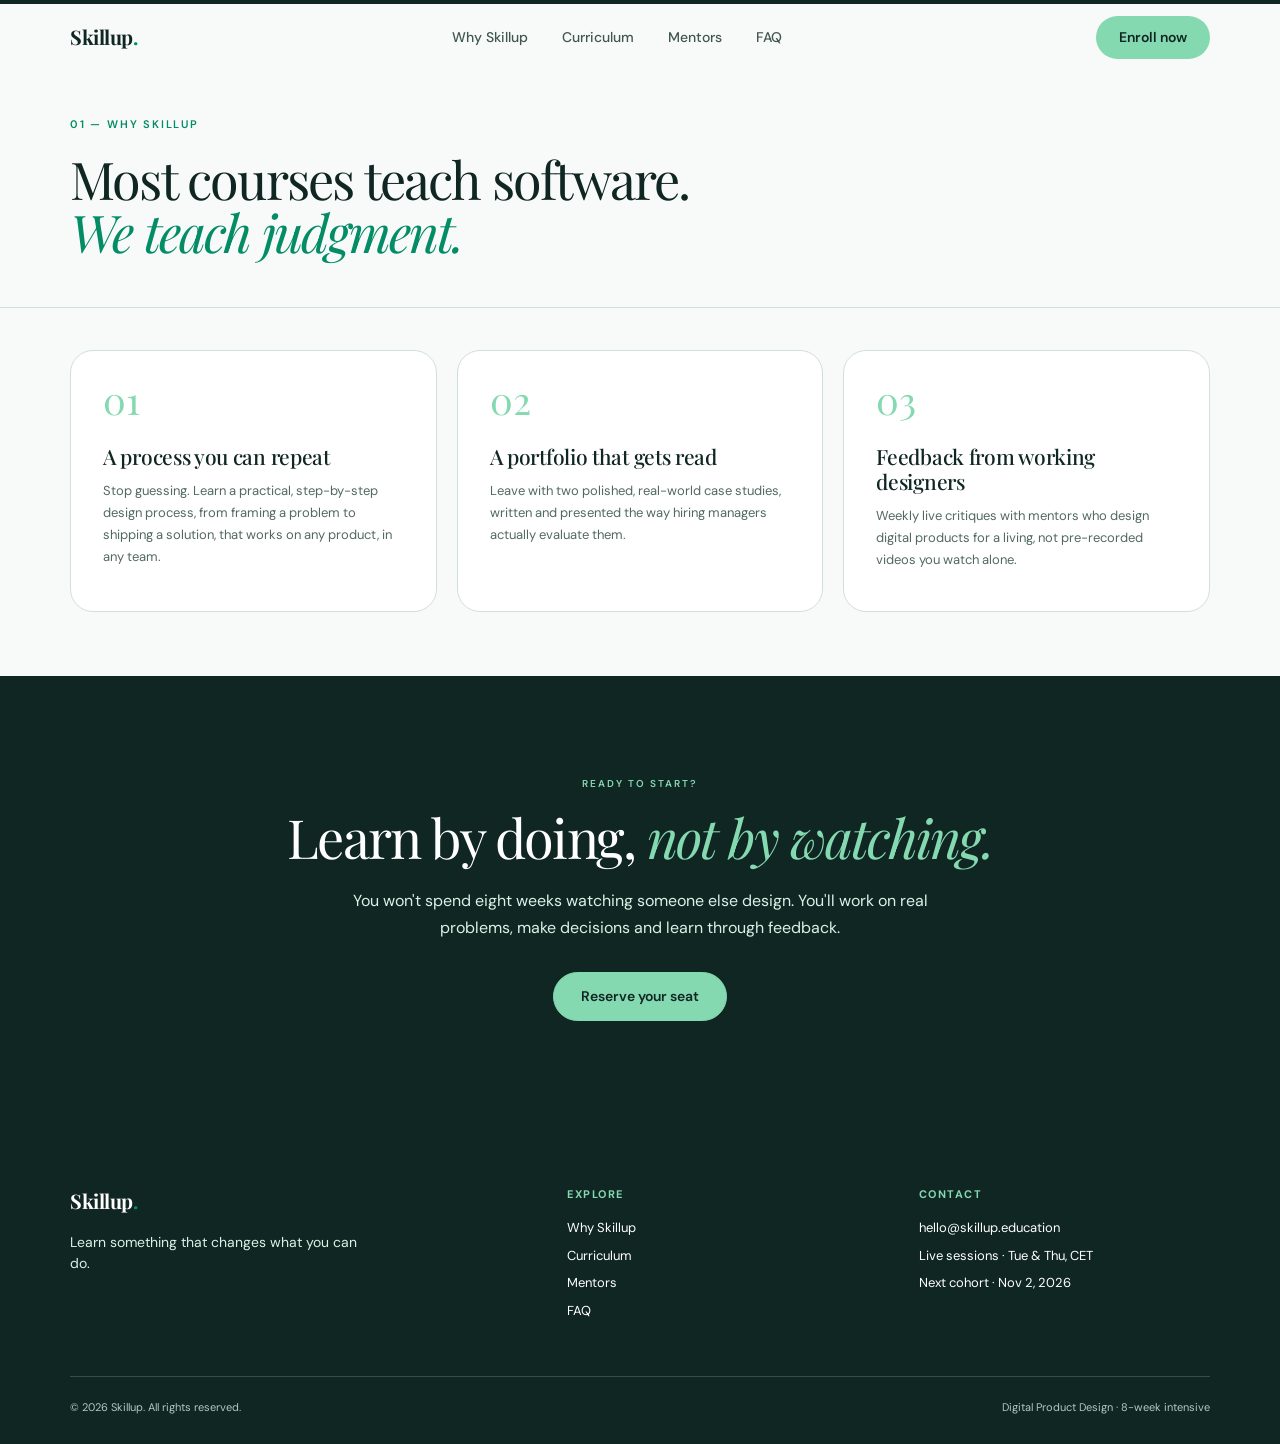
<file: why-skillup.html>
<!DOCTYPE html>
<html lang="en">
<head>
    <meta charset="UTF-8">
    <meta name="viewport" content="width=device-width, initial-scale=1.0">
    <title>Why Skillup</title>
    <meta name="description" content="Discover how Skillup teaches practical digital product design skills through real projects, portfolio work and live feedback.">
    <link rel="preconnect" href="https://fonts.googleapis.com">
    <link rel="preconnect" href="https://fonts.gstatic.com" crossorigin>
    <link href="https://fonts.googleapis.com/css2?family=DM+Sans:wght@400;500;600;700&family=Playfair+Display:ital,wght@0,400;0,500;1,400;1,500&display=swap" rel="stylesheet">
    <link rel="stylesheet" href="https://cdnjs.cloudflare.com/ajax/libs/font-awesome/6.5.2/css/all.min.css">
    <link rel="stylesheet" href="css/why-skillup.css">
    <link rel="icon" href="assets/favicon.ico" type="image/x-icon">

</head>

<body>
    <!-- HEADER -->
    <header class="site-header">
        <div class="container navbar">

            <!-- LOGO -->
            <a
                href="index.html"
                class="logo"
                aria-label="Skillup home"
            >
                Skillup<span>.</span>
            </a>

            <!-- DESKTOP NAVIGATION -->
            <nav
                class="desktop-navigation"
                aria-label="Main navigation"
            >
                <a href="why-skillup.html">
                    Why Skillup
                </a>

                <a href="curriculum.html">
                    Curriculum
                </a>

                <a href="mentors.html">
                    Mentors
                </a>

                <a href="faq.html">
                    FAQ
                </a>
            </nav>

            <!-- HEADER BUTTON -->
            <a
                href="enroll.html"
                class="header-button"
            >
                Enroll now
            </a>

            <!-- MOBILE MENU -->
            <button
                class="menu-toggle"
                type="button"
                aria-label="Open navigation menu"
            >
                <span></span>
                <span></span>
            </button>
        </div>

        <!-- MOBILE NAVIGATION -->
        <nav
            class="mobile-navigation"
            aria-label="Mobile navigation"
        >
            <a href="why-skillup.html">
                Why Skillup
            </a>

            <a href="curriculum.html">
                Curriculum
            </a>

            <a href="mentors.html">
                Mentors
            </a>

            <a href="faq.html">
                FAQ
            </a>

            <a
                href="enroll.html"
                class="mobile-navigation-button"
            >
                Enroll now
            </a>
        </nav>
    </header>

    <!-- MAIN -->
    <main>
        
        <!-- WHY SKILLUP HERO -->
        <section class="why-hero">
            <div class="container">
                <span class="why-eyebrow">
                    01 — WHY SKILLUP
                </span>

                <h1>
                    Most courses teach software.
                    <br>
                    <em>We teach judgment.</em>
                </h1>
            </div>
        </section>

        <section class="reasons-section">
            <div class="container">
                <div class="reasons-grid">
                    <article class="reason-card">

                        <span class="reason-number">
                            01
                        </span>

                        <h2>
                            A process you can repeat
                        </h2>

                        <p>
                            Stop guessing. Learn a practical,
                            step-by-step design process, from
                            framing a problem to shipping a
                            solution, that works on any
                            product, in any team.
                        </p>
                    </article>

                    <article class="reason-card">
                        <span class="reason-number">
                            02
                        </span>

                        <h2>
                            A portfolio that gets read
                        </h2>

                        <p>
                            Leave with two polished,
                            real-world case studies, written
                            and presented the way hiring
                            managers actually evaluate them.
                        </p>
                    </article>

                    <article class="reason-card">
                        <span class="reason-number">
                            03
                        </span>

                        <h2>
                            Feedback from working designers
                        </h2>

                        <p>
                            Weekly live critiques with mentors
                            who design digital products for a
                            living, not pre-recorded videos
                            you watch alone.
                        </p>
                    </article>
                </div>
            </div>
        </section>

        <section class="final-cta">
            <div class="container">
                <span class="cta-eyebrow">
                    READY TO START?
                </span>

                <h2>
                    Learn by doing,
                    <em>not by watching.</em>
                </h2>

                <p>
                    You won't spend eight weeks watching
                    someone else design. You'll work on real
                    problems, make decisions and learn
                    through feedback.
                </p>

                <a
                    href="enroll.html"
                    class="primary-button"
                >
                    Reserve your seat
                </a>
            </div>
        </section>
    </main>

    <!-- FOOTER -->
    <footer class="site-footer">
        <div class="container footer-grid">
            <div class="footer-brand">
                <a
                    href="index.html"
                    class="logo"
                >
                    Skillup<span>.</span>
                </a>

                <p>
                    Learn something that changes what you can do.
                </p>
            </div>

            <div class="footer-links">
                <h3>
                    Explore
                </h3>

                <a href="why-skillup.html">
                    Why Skillup
                </a>

                <a href="curriculum.html">
                    Curriculum
                </a>

                <a href="mentors.html">
                    Mentors
                </a>

                <a href="faq.html">
                    FAQ
                </a>
            </div>

            <div class="footer-contact">
                <h3>
                    Contact
                </h3>

                <a href="mailto:hello@skillup.education">
                    hello@skillup.education
                </a>

                <p>
                    Live sessions · Tue &amp; Thu, CET
                </p>

                <p>
                    Next cohort · Nov 2, 2026
                </p>
            </div>
        </div>

        <div class="container footer-bottom">
            <p>
                © 2026 Skillup. All rights reserved.
            </p>

            <p>
                Digital Product Design · 8-week intensive
            </p>
        </div>
    </footer>

    <!-- JAVASCRIPT -->

    <script
        src="js/why-skillup.js"
        defer
    ></script>

</body>
</html>
</file>
<file: css/index.css>
/* RESET */
* {
    box-sizing: border-box;
    margin: 0;
    padding: 0;
}

html {
    scroll-behavior: smooth;
}

body {
    background-color: #F8FAF9;
    color: #102622;
    font-family: "DM Sans", sans-serif;
    line-height: 1.5;
}

img {
    display: block;
    width: 100%;
}

a {
    color: inherit;
    text-decoration: none;
}

button {
    font-family: "DM Sans", sans-serif;
}

.container {
    width: calc(100% - 80px);
    max-width: 1140px;
    margin: 0 auto;
}

/* HEADER */
.site-header {
    position: relative;
    z-index: 100;
    background-color: #F8FAF9;
}

.navbar {
    min-height: 70px;
    display: flex;
    align-items: center;
    justify-content: space-between;
}

/* LOGO */
.logo {
    color: #102622;
    font-family: "Playfair Display", Georgia, serif;
    font-size: 20px;
    font-weight: 700;
    letter-spacing: -0.5px;
}

.logo span {
    color: #038C65;
}

/* NAVIGATION */
.desktop-navigation {
    display: flex;
    align-items: center;
    gap: 34px;
}

.desktop-navigation a {
    color: #536762;
    font-size: 14px;
    font-weight: 500;
    transition: color 0.2s ease;
}

.desktop-navigation a:hover {
    color: #038C65;
}

/* HEADER BUTTON */
.header-button {
    display: inline-flex;
    align-items: center;
    justify-content: center;
    padding: 11px 22px;
    background-color: #84D9B1;
    color: #102622;
    border-radius: 30px;
    font-size: 14px;
    font-weight: 600;
    transition:
        background-color 0.2s ease,
        color 0.2s ease;
}

.header-button:hover {
    background-color: #038C65;
    color: #FFFFFF;
}

/* MOBILE MENU */
.menu-toggle {
    display: none;
    width: 42px;
    height: 42px;
    background-color: transparent;
    border: 1px solid #102622;
    border-radius: 50%;
    cursor: pointer;
}

.menu-toggle span {
    display: block;
    width: 17px;
    height: 1px;
    margin: 4px auto;
    background-color: #102622;
}

.mobile-navigation {
    display: none;
}

/* HERO */
.hero {
    position: relative;
    padding: 82px 0 86px;
    overflow: hidden;
}

.hero::after {
    content: "";
    position: absolute;
    width: 620px;
    height: 620px;
    top: -180px;
    right: -250px;
    background-color: #D8F2E6;
    border-radius: 50%;
    opacity: 0.75;
    filter: blur(100px);
    z-index: 0;
    pointer-events: none;
}

/* HERO GRID */
.hero-grid {
    position: relative;
    z-index: 1;
    display: grid;
    grid-template-columns: 1.03fr 0.97fr;
    align-items: center;
    gap: 55px;
}

.hero-content {
    max-width: 570px;
}

.eyebrow {
    position: relative;
    display: inline-block;
    margin-bottom: 31px;
    padding: 7px 15px 7px 27px;
    color: #48615A;
    border: 1px solid #C9DDD6;
    border-radius: 30px;
    font-size: 10px;
    font-weight: 500;
    letter-spacing: 1.3px;
    text-transform: uppercase;
}

.eyebrow::before {
    content: "";
    position: absolute;
    left: 12px;
    top: 50%;
    width: 5px;
    height: 5px;
    background-color: #84D9B1;
    border-radius: 50%;
    transform: translateY(-50%);
}

.hero h1 {
    max-width: 600px;
    margin-bottom: 28px;
    color: #102622;
    font-family: "Playfair Display", Georgia, serif;
    font-size: 72px;
    font-weight: 400;
    line-height: 0.98;
    letter-spacing: -3px;
}

.hero h1 em {
    color: #038C65;
    font-family: "Playfair Display", Georgia, serif;
    font-style: italic;
    font-weight: 400;
}

.hero-description {
    max-width: 555px;
    margin-bottom: 34px;
    color: #405650;
    font-size: 16px;
    line-height: 1.75;
}

.hero-buttons {
    display: flex;
    align-items: center;
    gap: 15px;
    margin-bottom: 47px;
}

.primary-button,
.secondary-button {
    display: inline-flex;
    align-items: center;
    justify-content: center;
    min-height: 49px;
    padding: 13px 27px;
    border-radius: 30px;
    font-size: 14px;
    font-weight: 600;
    transition:
        background-color 0.2s ease,
        color 0.2s ease,
        border-color 0.2s ease;
}

.primary-button {
    background-color: #84D9B1;
    color: #102622;
    border: 1px solid #84D9B1;
}

.primary-button:hover {
    background-color: #038C65;
    color: #FFFFFF;
    border-color: #038C65;
}

/* SECONDARY */
.secondary-button {
    background-color: #FFFFFF;
    color: #102622;
    border: 1px solid #C9DDD6;
}

.secondary-button:hover {
    background-color: #D8F2E6;
    border-color: #84D9B1;
}

.primary-button i,
.primary-button svg,
.secondary-button i,
.secondary-button svg {
    display: none;
}

.course-stats {
    padding-top: 28px;
    border-top: 1px solid #D1DFDA;
}

.stats-grid {
    display: grid;
    grid-template-columns:
        1fr
        1fr
        1fr
        1.15fr;
}

/* STAT */
.stat {
    min-height: 68px;
    padding: 0 25px;
    border-left: 1px solid #D5E1DD;
}

.stat:first-child {
    padding-left: 0;
    border-left: none;
}

.stat:last-child {
    padding-right: 0;
}

/* NUMBER */
.stat strong {
    display: block;
    margin-bottom: 7px;
    color: #102622;
    font-family: "Playfair Display", Georgia, serif;
    font-size: 24px;
    font-weight: 500;
    line-height: 1;
}

/* DESCRIPTION */
.stat span {
    display: block;
    max-width: 135px;
    color: #3E5750;
    font-size: 9px;
    font-weight: 500;
    line-height: 1.35;
    letter-spacing: 0.8px;
    text-transform: uppercase;
}

.hero-image {
    position: relative;
    width: 100%;
}

.hero-image img {
    width: 100%;
    height: 620px;
    object-fit: cover;
    border-radius: 30px;
}

.next-cohort-card {
    position: absolute;
    left: -40px;
    bottom: -20px;
    width: 218px;
    padding: 19px 20px;
    background-color: #FFFFFF;
    border: 1px solid #D5E1DD;
    border-radius: 19px;
    box-shadow: 0 12px 25px rgba(16, 38, 34, 0.12);
}

.next-cohort-card .card-label,
.next-cohort-card small {
    display: block;
    margin-bottom: 7px;
    color: #71837E;
    font-size: 10px;
    font-weight: 700;
    letter-spacing: 1px;
    text-transform: uppercase;
}

.next-cohort-card h3 {
    margin-bottom: 8px;
    color: #102622;
    font-family: "Playfair Display", Georgia, serif;
    font-size: 18px;
    font-weight: 500;
    line-height: 1.2;
}

.next-cohort-card p {
    display: flex;
    align-items: center;
    gap: 7px;
    color: #038C65;
    font-size: 11px;
    font-weight: 500;
}

.next-cohort-card p span {
    display: block;
    width: 5px;
    height: 5px;
    background-color: #84D9B1;
    border-radius: 50%;
}

/* MOVING BELT */
.moving-belt {
    width: 100%;
    overflow: hidden;
    padding: 21px 0;
    background-color: #D8F2E6;
    border-top: 1px solid #B8E5D0;
    border-bottom: 1px solid #B8E5D0;
}

.moving-belt-track {
    display: flex;
    align-items: center;
    width: max-content;
    gap: 38px;
    white-space: nowrap;
    animation: skillup-marquee 32s linear infinite;
}

.moving-belt-track span {
    color: #617B72;
    font-family: "Playfair Display", Georgia, serif;
    font-size: 17px;
    font-style: italic;
    font-weight: 400;
}

.moving-belt-track b {
    color: #84D9B1;
    font-family: "Playfair Display", Georgia, serif;
    font-size: 19px;
    font-weight: 400;
}

@keyframes skillup-marquee {
    from {
        transform: translateX(0);
    }

    to {
        transform: translateX(-50%);
    }
}

/* ========================================
   FOOTER
======================================== */

.site-footer {
    padding: 70px 0 30px;
    background-color: #102622;
    color: #FFFFFF;
}

.footer-grid {
    display: grid;
    grid-template-columns: 1.5fr 1fr 1fr;
    gap: 60px;
    padding-bottom: 55px;
}

.footer-brand .logo {
    display: inline-block;
    margin-bottom: 18px;
    color: #FFFFFF;
}

.footer-brand p {
    max-width: 320px;
    color: #D8F2E6;
    font-size: 15px;
}

.footer-links h3,
.footer-contact h3 {
    margin-bottom: 18px;
    color: #84D9B1;
    font-family: "DM Sans", sans-serif;
    font-size: 12px;
    font-weight: 700;
    letter-spacing: 1px;
    text-transform: uppercase;
}

.footer-links a,
.footer-contact a,
.footer-contact p {
    display: block;
    margin-bottom: 9px;
    color: #FFFFFF;
    font-size: 14px;
}

.footer-links a:hover,
.footer-contact a:hover {
    color: #84D9B1;
}

.footer-bottom {
    display: flex;
    justify-content: space-between;
    gap: 30px;
    padding-top: 23px;
    border-top: 1px solid rgba(216, 242, 230, 0.2);
}

.footer-bottom p {
    color: #AFC9C1;
    font-size: 12px;
}

/* TABLET */

@media (max-width: 1050px) {
    .container {
        width: calc(100% - 50px);
    }

    .hero-grid {
        gap: 35px;
    }

    .hero h1 {
        font-size: 61px;
    }

    .hero-image img {
        height: 550px;
    }

    .next-cohort-card {
        left: -25px;
    }
}

/* MOBILE NAV */
@media (max-width: 800px) {
    .desktop-navigation,
    .header-button {
        display: none;
    }

    .menu-toggle {
        display: block;
    }

    .mobile-navigation {
        display: none;
        flex-direction: column;
        gap: 18px;
        padding: 25px;
        background-color: #F8FAF9;
        border-top: 1px solid #D8F2E6;
    }

    .mobile-navigation.active {
        display: flex;
    }

    .mobile-navigation a {
        color: #102622;
        font-size: 16px;
        font-weight: 600;
    }

    .mobile-navigation-button {
        width: fit-content;
        padding: 11px 21px;
        background-color: #84D9B1;
        border-radius: 30px;
    }
}


/* MOBILE */
@media (max-width: 700px) {
    .container {
        width: calc(100% - 36px);
    }

    .hero {
        padding: 52px 0 70px;
    }

    .hero-grid {
        grid-template-columns: 1fr;
        gap: 55px;
    }

    .hero h1 {
        font-size: 47px;
        letter-spacing: -2px;
    }

    .hero-description {
        font-size: 16px;
    }

    /* BUTTONS */
    .hero-buttons {
        flex-direction: column;
        align-items: stretch;
    }

    .primary-button,
    .secondary-button {
        width: 100%;
    }

    .stats-grid {
        grid-template-columns: 1fr 1fr;
        row-gap: 25px;
    }

    .stat {
        padding: 0 15px;
    }

    .stat:nth-child(odd) {
        padding-left: 0;
        border-left: none;
    }

    .stat strong {
        font-size: 21px;
    }

    .hero-image img {
        height: 450px;
        border-radius: 24px;
    }

    .next-cohort-card {
        left: 18px;
        bottom: -25px;
    }

    /* FOOTER */
    .footer-grid {
        grid-template-columns: 1fr;
        gap: 40px;
    }

    .footer-bottom {
        flex-direction: column;
        align-items: flex-start;
    }
}

/* SMALL MOBILE */
@media (max-width: 420px) {
    .hero h1 {
        font-size: 40px;
    }

    .stats-grid {
        grid-template-columns: 1fr;
    }

    .stat {
        padding: 0 0 18px !important;
        border-left: none !important;
        border-bottom: 1px solid #D5E1DD;
    }

    .stat:last-child {
        border-bottom: none;
    }

    .hero-image img {
        height: 400px;
    }
}

/* REDUCED MOTION */
@media (prefers-reduced-motion: reduce) {
    html {
        scroll-behavior: auto;
    }
    .moving-belt-track {
        animation: none;
    }
}
</file>
<file: css/curriculum.css>
/* RESET */
* {
    box-sizing: border-box;
    margin: 0;
    padding: 0;
}

html {
    scroll-behavior: smooth;
}

body {
    background-color: #F8FAF9;
    color: #102622;
    font-family: "DM Sans", sans-serif;
    line-height: 1.5;
}

img {
    display: block;
    width: 100%;
}

a {
    color: inherit;
    text-decoration: none;
}

button {
    font-family: "DM Sans", sans-serif;
}

.container {
    width: calc(100% - 80px);
    max-width: 1140px;
    margin: 0 auto;
}

/* HEADER */

.site-header {
    position: relative;
    z-index: 100;
    background-color: #F8FAF9;
}

.navbar {
    min-height: 70px;
    display: flex;
    align-items: center;
    justify-content: space-between;
}

/* LOGO */

.logo {
    color: #102622;
    font-family: "Playfair Display", Georgia, serif;
    font-size: 20px;
    font-weight: 700;
    letter-spacing: -0.5px;
}

.logo span {
    color: #038C65;
}

/* NAVIGATION */

.desktop-navigation {
    display: flex;
    align-items: center;
    gap: 34px;
}

.desktop-navigation a {
    color: #536762;
    font-size: 14px;
    font-weight: 500;
    transition: color 0.2s ease;
}

.desktop-navigation a:hover {
    color: #038C65;
}

/* HEADER BUTTON */

.header-button {
    display: inline-flex;
    align-items: center;
    justify-content: center;
    padding: 11px 22px;
    background-color: #84D9B1;
    color: #102622;
    border-radius: 30px;
    font-size: 14px;
    font-weight: 600;
    transition:
        background-color 0.2s ease,
        color 0.2s ease;
}

.header-button:hover {
    background-color: #038C65;
    color: #FFFFFF;
}

/* MOBILE MENU */

.menu-toggle {
    display: none;
    width: 42px;
    height: 42px;
    background-color: transparent;
    border: 1px solid #102622;
    border-radius: 50%;
    cursor: pointer;
}

.menu-toggle span {
    display: block;
    width: 17px;
    height: 1px;
    margin: 4px auto;
    background-color: #102622;
}

.mobile-navigation {
    display: none;
}

/* CURRICULUM SECTION */
.curriculum-section {
    background: #D8F2E6;
    min-height: 900px;
    padding: 42px 0 80px;
}

.curriculum-container {
    width: calc(100% - 80px);
    max-width: 1100px;
    margin: 0 auto;
    display: grid;
    grid-template-columns: 445px minmax(0, 1fr);
    gap: 56px;
    align-items: start;
}

/* LEFT SIDE */

.curriculum-left {
    min-width: 0;
}

.eyebrow {
    color: #038C65;
    font-size: 12px;
    font-weight: 700;
    letter-spacing: 2px;
    line-height: 1.2;
    text-transform: uppercase;
    margin-bottom: 17px;
}

.curriculum-left h1 {
    max-width: 445px;
    color: #102622;
    font-family: "Playfair Display", Georgia, serif;
    font-size: 48px;
    font-weight: 500;
    line-height: 1.08;
    letter-spacing: -1.5px;
}

.curriculum-left h1 em {
    color: #038C65;
    font-style: italic;
    font-weight: 400;
}

.curriculum-intro {
    max-width: 445px;
    margin-top: 14px;
    color: #102622;
    font-size: 15px;
    font-weight: 400;
    line-height: 1.55;
}


/* CURRICULUM IMAGE */

.curriculum-image {
    width: 445px;
    height: 520px;
    margin-top: 8px;
    overflow: hidden;
      border-radius: 22px;
}

.curriculum-image img {
    width: 100%;
    height: 100%;
    object-fit: cover;
    object-position: center;
    display: block;
}

/* RIGHT SIDE */

.curriculum-right {
    width: 100%;
    min-width: 0;
}

/* WEEK ROW */

.week-item {
    width: 100%;
    display: grid;
    grid-template-columns: 72px minmax(0, 1fr);
    column-gap: 18px;
    padding: 28px 22px;
    border-bottom: 1px solid rgba(16, 38, 34, 0.18);
    background: transparent;
    transition: background 0.2s ease;
}

.week-item.week-featured {
    background: transparent;
    border: 0;
    border-bottom: 1px solid rgba(16, 38, 34, 0.18);
    padding: 28px 22px;
    margin-bottom: 0;
}

.week-item:hover {
    background: #FFFFFF;
}

/* WEEK NUMBER */

.week-number {
    width: 48px;
    height: 48px;
    display: flex;
    align-items: center;
    justify-content: center;
    border-radius: 50%;
    background: #84D9B1;
    color: #102622;
    font-size: 12px;
    font-weight: 700;
}

/* WEEK CONTENT */

.week-content {
    min-width: 0;
}

.week-content h2 {
    color: #102622;
    font-family: "Playfair Display", Georgia, serif;
    font-size: 23px;
    font-weight: 500;
    line-height: 1.18;
    margin-bottom: 8px;
}

.week-content p {
    max-width: 470px;
    color: #38564f;
    font-size: 14px;
    font-weight: 400;
    line-height: 1.55;
}

/* LEARNING SECTION */

.learning-section {
    background: #F2F2F2;
    padding: 110px 0;
}

.learning-grid {
    display: grid;
    grid-template-columns: 0.8fr 1.2fr;
    gap: 90px;
}

.learning-grid h2 {
    font-family: "Playfair Display", Georgia, serif;
    font-size: 50px;
    font-weight: 400;
    line-height: 1.05;
    letter-spacing: -1px;
}

.learning-grid h2 em {
    color: #038C65;
    font-style: italic;
}

.learning-items {
    border-top: 1px solid #cbd8d3;
}

.learning-item {
    display: grid;
    grid-template-columns: 55px 1fr;
    gap: 20px;
    padding: 26px 0;
    border-bottom: 1px solid #cbd8d3;
}

.learning-item > span {
    color: #038C65;
    font-size: 13px;
    font-weight: 700;
}

.learning-item h3 {
    font-family: "Playfair Display", Georgia, serif;
    font-size: 23px;
    font-weight: 500;
    margin-bottom: 6px;
}

.learning-item p {
    color: #58716b;
    font-size: 14px;
    line-height: 1.6;
}

/* FINAL CTA */

.final-cta {
    background: #102622;
    color: #F2F2F2;
    padding: 120px 0;
    text-align: center;
}

.final-cta .eyebrow {
    color: #84D9B1;
}

.final-cta h2 {
    max-width: 700px;
    margin: 0 auto 35px;
    font-family: "Playfair Display", Georgia, serif;
    font-size: 58px;
    font-weight: 400;
    line-height: 1.05;
}

.final-cta h2 em {
    color: #84D9B1;
    font-style: italic;
}

.primary-button {
    display: inline-flex;
    align-items: center;
    justify-content: center;
    min-height: 52px;
    padding: 0 28px;
    border-radius: 999px;
    background: #84D9B1;
    color: #102622;
    font-size: 14px;
    font-weight: 700;
    transition: background 0.2s ease, transform 0.2s ease;
}

.primary-button:hover {
    background: #D8F2E6;
    transform: translateY(-2px);
}

/* FOOTER */

.site-footer {
    background: #102622;
    color: #F2F2F2;
    border-top: 1px solid rgba(255, 255, 255, 0.12);
    padding: 70px 0 25px;
}

.footer-grid {
    display: grid;
    grid-template-columns: 1.5fr 1fr 1fr;
    gap: 70px;
}

.footer-brand .logo {
    display: inline-block;
    margin-bottom: 18px;
}

.footer-brand p {
    max-width: 300px;
    color: #b9cbc5;
    font-size: 14px;
    line-height: 1.6;
}

.footer-links,
.footer-contact {
    display: flex;
    flex-direction: column;
    align-items: flex-start;
}

.footer-links h3,
.footer-contact h3 {
    margin-bottom: 18px;
    color: #84D9B1;
    font-size: 12px;
    font-weight: 700;
    letter-spacing: 1.5px;
    text-transform: uppercase;
}

.footer-links a,
.footer-contact a {
    margin-bottom: 9px;
    color: #F2F2F2;
    font-size: 14px;
}

.footer-links a:hover,
.footer-contact a:hover {
    color: #84D9B1;
}

.footer-contact p {
    margin-top: 8px;
    color: #b9cbc5;
    font-size: 13px;
}

.footer-bottom {
    display: flex;
    align-items: center;
    justify-content: space-between;
    margin-top: 55px;
    padding-top: 22px;
    border-top: 1px solid rgba(255, 255, 255, 0.12);
}

.footer-bottom p {
    color: #8fa49d;
    font-size: 12px;
}

/* TABLET */

@media (max-width: 1050px) {

    .curriculum-container {
        grid-template-columns: 390px minmax(0, 1fr);
        gap: 40px;
    }

   .curriculum-image {
    width: 445px;
    height: 520px;
    margin-top: 8px;
    overflow: hidden;
    border-radius: 22px;
}

    .curriculum-left h1 {
        font-size: 43px;
    }

    .week-item {
        grid-template-columns: 58px minmax(0, 1fr);
        column-gap: 14px;
        padding-left: 18px;
        padding-right: 18px;
    }

    .week-number {
        width: 44px;
        height: 44px;
    }
}

/* MOBILE NAVIGATION */

@media (max-width: 850px) {

    .desktop-navigation,
    .header-button {
        display: none;
    }

    .menu-toggle {
        display: block;
    }

    .mobile-navigation {
        display: none;
        flex-direction: column;
        gap: 0;
        padding: 10px 20px 25px;
        background: #F2F2F2;
        border-top: 1px solid #dce5e1;
    }

    .mobile-navigation.active,
    .mobile-navigation.open {
        display: flex;
    }

    .mobile-navigation a {
        padding: 14px 0;
        border-bottom: 1px solid #dce5e1;
        font-size: 15px;
    }

    .mobile-navigation-button {
        display: flex;
        align-items: center;
        justify-content: center;
        margin-top: 15px;
        padding: 13px 20px !important;
        border: 0 !important;
        border-radius: 999px;
        background: #84D9B1;
        color: #102622;
        font-weight: 600;
    }

    .curriculum-container {
        width: calc(100% - 48px);
        grid-template-columns: 1fr;
        gap: 60px;
    }

    .curriculum-image {
        width: 100%;
        height: 520px;
    }

    .curriculum-left h1 {
        max-width: 600px;
        font-size: 48px;
    }

    .curriculum-intro {
        max-width: 650px;
    }

    .learning-grid {
        grid-template-columns: 1fr;
        gap: 50px;
    }

    .footer-grid {
        grid-template-columns: 1fr 1fr;
    }
}

/* SMALL MOBILE */

@media (max-width: 600px) {
    .container {
        width: calc(100% - 40px);
    }

    .navbar {
        min-height: 70px;
    }

    .curriculum-section {
        padding: 32px 0 55px;
    }

    .curriculum-container {
        width: calc(100% - 40px);
    }

    .curriculum-left h1 {
        font-size: 40px;
        line-height: 1.08;
    }

    .curriculum-intro {
        font-size: 14px;
    }

    .curriculum-image {
        height: 400px;
    }

    .week-item,
    .week-item.week-featured {
        grid-template-columns: 52px minmax(0, 1fr);
        column-gap: 12px;
        padding: 23px 12px;
    }

    .week-number {
        width: 42px;
        height: 42px;
        font-size: 11px;
    }

    .week-content h2 {
        font-size: 21px;
    }

    .week-content p {
        font-size: 13px;
    }

    .learning-section {
        padding: 75px 0;
    }

    .learning-grid h2 {
        font-size: 42px;
    }

    .final-cta {
        padding: 85px 0;
    }

    .final-cta h2 {
        font-size: 43px;
    }

    .footer-grid {
        grid-template-columns: 1fr;
        gap: 40px;
    }

    .footer-bottom {
        flex-direction: column;
        align-items: flex-start;
        gap: 8px;
    }
}
</file>
<file: css/enroll.css>
/* RESET */
* {
    box-sizing: border-box;
    margin: 0;
    padding: 0;
}

html {
    scroll-behavior: smooth;
}

body {
    background-color: #F8FAF9;
    color: #102622;
    font-family: "DM Sans", Arial, sans-serif;
    font-size: 16px;
}

a {
    text-decoration: none;
}

button,
input,
textarea {
    font-family: inherit;
}

/* CONTAINER */
.container {
    width: calc(100% - 80px);
    max-width: 1104px;
    margin: 0 auto;
}

/* HEADER */
.site-header {
    background-color: #F8FAF9;
    border-top: 4px solid #102622;
}

.navbar {
    min-height: 66px;
    display: flex;
    align-items: center;
    justify-content: space-between;
}

.logo {
    color: #102622;
    font-family: "Playfair Display", Georgia, serif;
    font-size: 20px;
    font-weight: 700;
    letter-spacing: -0.5px;
}

.logo span {
    color: #038C65;
}

.desktop-navigation {
    display: flex;
    align-items: center;
    gap: 34px;
}

.desktop-navigation a {
    color: #405650;
    font-size: 14px;
    font-weight: 500;
    transition: color 0.2s ease;
}

.desktop-navigation a:hover {
    color: #038C65;
}

.header-button {
    display: inline-flex;
    align-items: center;
    justify-content: center;
    padding: 11px 23px;
    background-color: #84D9B1;
    color: #102622;
    border-radius: 30px;
    font-size: 14px;
    font-weight: 600;
    transition:
        background-color 0.2s ease,
        color 0.2s ease;
}

.header-button:hover {
    background-color: #038C65;
    color: #F2F2F2;
}

.menu-toggle {
    display: none;
    width: 40px;
    height: 40px;
    background-color: transparent;
    border: 1px solid #102622;
    border-radius: 50%;
    cursor: pointer;
}

.menu-toggle span {
    display: block;
    width: 16px;
    height: 1px;
    margin: 4px auto;
    background-color: #102622;
}

.mobile-navigation {
    display: none;
}

.mobile-navigation.active {
    display: flex;
}

/* MAIN */

.registration-section {
    padding: 15px 0 0;
}

.registration-panel {
    width: calc(100% - 82px);
    max-width: 1104px;
    min-height: 850px;
    margin: 0 auto;
    padding: 56px;
    background-color: #D8F2E6;
    border: 1px solid #C9E4D8;
    border-radius: 40px 40px 0 0;
}

.registration-grid {
    display: grid;
    grid-template-columns: minmax(0, 1fr) 455px;
    column-gap: 70px;
    align-items: start;
}

.registration-left {
    padding-top: 1px;
}

.section-label {
    margin-bottom: 20px;
    color: #038C65;
    font-size: 11px;
    font-weight: 600;
    letter-spacing: 2px;
    text-transform: uppercase;
}

.registration-left h1 {
    max-width: 520px;
    margin-bottom: 27px;
    color: #102622;
    font-family: "Playfair Display", Georgia, serif;
    font-size: 48px;
    font-weight: 500;
    line-height: 1.08;
    letter-spacing: -1.7px;
}

.registration-left h1 span {
    display: block;
    color: #038C65;
    font-style: italic;
}

.intro-text {
    max-width: 525px;
    margin-bottom: 31px;
    color: #405F57;
    font-size: 16px;
    line-height: 1.65;
}

.registration-details {
    display: flex;
    flex-direction: column;
    gap: 17px;
}

.detail-item {
    display: flex;
    align-items: center;
    gap: 12px;
}

.detail-check {
    flex-shrink: 0;
    display: flex;
    align-items: center;
    justify-content: center;
    width: 21px;
    height: 21px;
    background-color: #84D9B1;
    border-radius: 50%;
    color: #102622;
    font-size: 11px;
    font-weight: 700;
}

.detail-item p {
    color: #102622;
    font-size: 14px;
    line-height: 1.5;
}

.registration-card {
    width: 455px;
    padding: 34px 32px 25px;
    background-color: #FFFFFF;
    border: 1px solid #D2E0DB;
    border-radius: 24px 24px 0 0;
}

.registration-card h2 {
    max-width: 390px;
    margin-bottom: 6px;
    color: #102622;
    font-family: "Playfair Display", Georgia, serif;
    font-size: 22px;
    font-weight: 600;
    line-height: 1.3;
    letter-spacing: -0.4px;
}

.registration-subtitle {
    margin-bottom: 27px;
    color: #557068;
    font-size: 13px;
    line-height: 1.5;
}

.registration-form {
    display: flex;
    flex-direction: column;
    gap: 21px;
}

.form-field {
    display: flex;
    flex-direction: column;
    gap: 8px;
    margin: 0;
    padding: 0;
    border: 0;
}

.form-field label,
.form-field legend {
    color: #102622;
    font-size: 13px;
    font-weight: 600;
}

.form-field label span {
    color: #6F8980;
    font-weight: 400;
}

.form-field input,
.form-field textarea {
    width: 100%;
    background-color: #FFFFFF;
    border: 1px solid #C8DDD5;
    color: #102622;
    outline: none;
    font-family: "DM Sans", Arial, sans-serif;
    font-size: 13px;
    transition: border-color 0.2s ease;
}

.form-field input {
    height: 46px;
    padding: 0 15px;
    border-radius: 15px;
}

.form-field textarea {
    min-height: 86px;
    padding: 12px 15px;
    border-radius: 15px;
    line-height: 1.45;
    resize: none;
}

.form-field input::placeholder,
.form-field textarea::placeholder {
    color: #8BA098;
}

.form-field input:focus,
.form-field textarea:focus {
    border-color: #84D9B1;
}

.experience-field {
    gap: 9px;
}

.experience-buttons {
    display: flex;
    flex-wrap: wrap;
    gap: 8px;
}

.experience-button {
    position: relative;
}

.experience-button input {
    position: absolute;
    width: 1px;
    height: 1px;
    opacity: 0;
}

.experience-button span {
    display: flex;
    align-items: center;
    justify-content: center;
    min-height: 38px;
    padding: 8px 16px;
    background-color: #FFFFFF;
    border: 1px solid #C8DDD5;
    border-radius: 22px;
    color: #405F57;
    font-size: 13px;
    font-weight: 500;
    cursor: pointer;
    transition:
        background-color 0.2s ease,
        border-color 0.2s ease,
        color 0.2s ease;
}

.experience-button span:hover {
    border-color: #84D9B1;
}

.experience-button input:checked + span {
    background-color: #84D9B1;
    border-color: #84D9B1;
    color: #102622;
}

.submit-button {
    width: 100%;
    height: 48px;
    margin-top: 13px;
    background-color: #84D9B1;
    border: 0;
    border-radius: 24px;
    color: #102622;
    font-size: 13px;
    font-weight: 600;
    cursor: pointer;
    transition: background-color 0.2s ease;
}

.submit-button:hover {
    background-color: #6CCFA4;
}

.form-note {
    margin-top: -7px;
    color: #708880;
    font-size: 11px;
    line-height: 1.5;
    text-align: center;
}

/* FOOTER */
.site-footer {
    padding: 80px 0 30px;
    background-color: #102622;
    color: #D8F2E6;
}

.footer-grid {
    display: grid;
    grid-template-columns: 2fr 1fr 1.5fr;
    gap: 80px;
    padding-bottom: 70px;
}

.footer-brand .logo {
    display: inline-block;
    margin-bottom: 18px;
    color: #F2F2F2;
}

.footer-brand .logo span {
    color: #84D9B1;
}

.footer-brand p {
    max-width: 300px;
    color: #AFC7BD;
    font-size: 15px;
    line-height: 1.7;
}

.footer-column {
    display: flex;
    flex-direction: column;
    gap: 10px;
}

.footer-column h3 {
    margin-bottom: 12px;
    color: #F2F2F2;
    font-size: 13px;
    font-weight: 600;
    letter-spacing: 0.5px;
    text-transform: uppercase;
}

.footer-column a,
.footer-column p {
    color: #AFC7BD;
    font-size: 14px;
    line-height: 1.7;
}

.footer-column a {
    transition: color 0.2s ease;
}

.footer-column a:hover {
    color: #84D9B1;
}

.footer-bottom {
    display: flex;
    align-items: center;
    justify-content: space-between;
    gap: 30px;
    padding-top: 25px;
    border-top: 1px solid #345148;
}

.footer-bottom p {
    color: #809B91;
    font-size: 12px;
}

/* RESPONSIVE */

@media (max-width: 900px) {
    .container {
        width: calc(100% - 60px);
    }

    .registration-panel {
        width: calc(100% - 60px);
        padding: 45px;
    }

    .registration-grid {
        grid-template-columns: 1fr;
        gap: 50px;
    }

    .registration-card {
        width: 100%;
        max-width: 455px;
    }

    .desktop-navigation {
        gap: 20px;
    }

    .footer-grid {
        gap: 40px;
    }
}

@media (max-width: 700px) {
    .container {
        width: calc(100% - 36px);
    }

    .desktop-navigation,
    .header-button {
        display: none;
    }

    .menu-toggle {
        display: block;
    }

    .mobile-navigation {
        flex-direction: column;
        gap: 0;
        padding: 10px 18px 20px;
        background-color: #F8FAF9;
    }

    .mobile-navigation a {
        padding: 14px 0;
        border-bottom: 1px solid #D5E0DC;
        color: #405650;
        font-size: 15px;
    }

    .mobile-navigation a:last-child {
        color: #038C65;
        font-weight: 600;
    }

    .registration-section {
        padding: 12px 0 0;
    }

    .registration-panel {
        width: calc(100% - 24px);
        min-height: auto;
        padding: 38px 22px 45px;
        border-radius: 28px 28px 0 0;
    }

    .registration-grid {
        gap: 42px;
    }

    .registration-left h1 {
        font-size: 40px;
        letter-spacing: -1px;
    }

    .intro-text {
        font-size: 15px;
    }

    .registration-card {
        width: 100%;
        padding: 28px 20px 24px;
        border-radius: 20px 20px 0 0;
    }

    .registration-card h2 {
        font-size: 21px;
    }

    .experience-buttons {
        flex-direction: column;
    }

    .experience-button span {
        width: 100%;
        justify-content: flex-start;
    }

    .site-footer {
        padding-top: 60px;
    }

    .footer-grid {
        grid-template-columns: 1fr;
        gap: 45px;
        padding-bottom: 50px;
    }

    .footer-bottom {
        flex-direction: column;
        align-items: flex-start;
        gap: 8px;
    }
}
</file>
<file: css/faq.css>
/* RESET */
* {
    box-sizing: border-box;
    margin: 0;
    padding: 0;
}

html {
    scroll-behavior: smooth;
}

body {
    background-color: #F8FAF9;
    color: #102622;
    font-family: "DM Sans", Arial, sans-serif;
    line-height: 1.6;
}

a {
    color: inherit;
    text-decoration: none;
}

button {
    font-family: inherit;
}

/* CONTAINER */

.container {
    width: calc(100% - 110px);
    max-width: 1140px;
    margin: 0 auto;
}

/* HEADER */
.site-header {
    background-color: #F8FAF9;
    border-top: 4px solid #102622;
}

.navbar {
    min-height: 66px;
    display: flex;
    align-items: center;
    justify-content: space-between;
}

.logo {
    color: #102622;
    font-family: "Playfair Display", Georgia, serif;
    font-size: 20px;
    font-weight: 700;
    letter-spacing: -0.5px;
}

.logo span {
    color: #038C65;
}

.desktop-navigation {
    display: flex;
    align-items: center;
    gap: 34px;
}

.desktop-navigation a {
    color: #405650;
    font-size: 14px;
    font-weight: 500;
    transition: color 0.2s ease;
}

.desktop-navigation a:hover {
    color: #038C65;
}

.header-button {
    display: inline-flex;
    align-items: center;
    justify-content: center;
    padding: 11px 23px;
    background-color: #84D9B1;
    color: #102622;
    border-radius: 30px;
    font-size: 14px;
    font-weight: 600;
    transition:
        background-color 0.2s ease,
        color 0.2s ease;
}

.header-button:hover {
    background-color: #038C65;
    color: #F2F2F2;
}

/* MOBILE MENU */

.menu-toggle {
    display: none;
    width: 40px;
    height: 40px;
    background-color: transparent;
    border: 1px solid #102622;
    border-radius: 50%;
    cursor: pointer;
}

.menu-toggle span {
    display: block;
    width: 16px;
    height: 1px;
    margin: 4px auto;
    background-color: #102622;
}

.mobile-navigation {
    display: none;
}

.mobile-navigation.active {
    display: flex;
}

/* MAIN */

.faq-section {
    padding: 95px 0 125px;
}

.faq-intro {
    max-width: 700px;
    margin-bottom: 55px;
}

.section-label {
    margin-bottom: 18px;
    color: #038C65;
    font-size: 12px;
    font-weight: 600;
    letter-spacing: 1.5px;
    text-transform: uppercase;
}

.faq-intro h1 {
    color: #102622;
    font-family: "Playfair Display", Georgia, serif;
    font-size: 48px;
    font-weight: 600;
    line-height: 1.05;
    letter-spacing: -1.5px;
}

.faq-list {
    max-width: 900px;
    border-top: 1px solid #C9D8D2;
}

.faq-item {
    border-bottom: 1px solid #C9D8D2;
}

.faq-question {
    width: 100%;
    min-height: 82px;
    display: flex;
    align-items: center;
    justify-content: space-between;
    gap: 30px;
    padding: 24px 0;
    background-color: transparent;
    border: 0;
    color: #102622;
    cursor: pointer;
    text-align: left;
}

.faq-question:hover {
    color: #038C65;
}

.faq-question > span:first-child {
    font-size: 18px;
    font-weight: 500;
    line-height: 1.4;
}

.faq-icon {
    flex-shrink: 0;
    display: flex;
    align-items: center;
    justify-content: center;
    width: 30px;
    height: 30px;
    color: #038C65;
    font-size: 27px;
    font-weight: 300;
    line-height: 1;
    transition: transform 0.25s ease;
}

.faq-item.active .faq-icon {
    transform: rotate(45deg);
}

.faq-answer {
    max-height: 0;
    overflow: hidden;
    padding: 0;
    transition:
        max-height 0.35s ease,
        padding 0.35s ease;
}

.faq-answer p {
    max-width: 760px;
    padding-right: 60px;
    color: #405650;
    font-size: 15px;
    line-height: 1.75;
}

.faq-item.active .faq-answer {
    max-height: 300px;
    padding-bottom: 28px;
}

/* FOOTER */

.site-footer {
    padding: 80px 0 30px;
    background-color: #102622;
    color: #D8F2E6;
}

.footer-grid {
    display: grid;
    grid-template-columns: 2fr 1fr 1.5fr;
    gap: 80px;
    padding-bottom: 70px;
}

.footer-brand .logo {
    display: inline-block;
    margin-bottom: 18px;
    color: #F2F2F2;
}

.footer-brand .logo span {
    color: #84D9B1;
}

.footer-brand p {
    max-width: 300px;
    color: #AFC7BD;
    font-size: 15px;
    line-height: 1.7;
}

.footer-column {
    display: flex;
    flex-direction: column;
    gap: 10px;
}

.footer-column h3 {
    margin-bottom: 12px;
    color: #F2F2F2;
    font-size: 13px;
    font-weight: 600;
    letter-spacing: 0.5px;
    text-transform: uppercase;
}

.footer-column a,
.footer-column p {
    color: #AFC7BD;
    font-size: 14px;
    line-height: 1.7;
}

.footer-column a {
    transition: color 0.2s ease;
}

.footer-column a:hover {
    color: #84D9B1;
}

.footer-bottom {
    display: flex;
    align-items: center;
    justify-content: space-between;
    gap: 30px;
    padding-top: 25px;
    border-top: 1px solid #345148;
}

.footer-bottom p {
    color: #809B91;
    font-size: 12px;
}

/* TABLET */

@media (max-width: 900px) {

    .container {
        width: calc(100% - 60px);
    }

    .desktop-navigation {
        gap: 20px;
    }

    .footer-grid {
        gap: 40px;
    }
}

/* MOBILE */
@media (max-width: 700px) {
    .container {
        width: calc(100% - 36px);
    }

    .desktop-navigation,
    .header-button {
        display: none;
    }

    .menu-toggle {
        display: block;
    }

    .mobile-navigation {
        flex-direction: column;
        gap: 0;
        padding: 10px 18px 20px;
        background-color: #F8FAF9;
    }

    .mobile-navigation a {
        padding: 14px 0;
        border-bottom: 1px solid #D5E0DC;
        color: #405650;
        font-size: 15px;
    }

    .mobile-navigation a:last-child {
        color: #038C65;
        font-weight: 600;
    }

    /* FAQ */
    .faq-section {
        padding: 70px 0 90px;
    }

    .faq-intro {
        margin-bottom: 42px;
    }

    .faq-intro h1 {
        font-size: 38px;
        letter-spacing: -1px;
    }

    .faq-question {
        min-height: 76px;
        padding: 20px 0;
    }

    .faq-question > span:first-child {
        font-size: 16px;
    }

    .faq-answer p {
        padding-right: 20px;
        font-size: 15px;
    }

    /* FOOTER */
    .site-footer {
        padding-top: 60px;
    }

    .footer-grid {
        grid-template-columns: 1fr;
        gap: 45px;
        padding-bottom: 50px;
    }

    .footer-bottom {
        flex-direction: column;
        align-items: flex-start;
        gap: 8px;
    }
}
</file>
<file: css/mentors.css>
/* RESET */
* {
    box-sizing: border-box;
    margin: 0;
    padding: 0;
}

html {
    scroll-behavior: smooth;
}

body {
    background-color: #F8FAF9;
    color: #102622;
    font-family: "DM Sans", sans-serif;
    line-height: 1.5;
}

img {
    display: block;
    width: 100%;
}

a {
    color: inherit;
    text-decoration: none;
}

button {
    font-family: "DM Sans", sans-serif;
}

.container {
    width: calc(100% - 110px);
    max-width: 1140px;
    margin: 0 auto;
}

/* HEADER */
.site-header {
    background-color: #F8FAF9;
    border-top: 4px solid #102622;
}

.navbar {
    min-height: 66px;
    display: flex;
    align-items: center;
    justify-content: space-between;
}

/* LOGO */
.logo {
    color: #102622;
    font-family: "Playfair Display", Georgia, serif;
    font-size: 20px;
    font-weight: 700;
    letter-spacing: -0.5px;
}

.logo span {
    color: #038C65;
}

/* DESKTOP NAVIGATION */
.desktop-navigation {
    display: flex;
    align-items: center;
    gap: 34px;
}

.desktop-navigation a {
    color: #405650;
    font-size: 14px;
    font-weight: 500;
    transition: color 0.2s ease;
}

.desktop-navigation a:hover {
    color: #038C65;
}

/* HEADER BUTTON */
.header-button {
    display: inline-flex;
    align-items: center;
    justify-content: center;
    padding: 11px 23px;
    background-color: #84D9B1;
    color: #102622;
    border-radius: 30px;
    font-size: 14px;
    font-weight: 600;
    transition:
        background-color 0.2s ease,
        color 0.2s ease;
}

.header-button:hover {
    background-color: #038C65;
    color: #FFFFFF;
}

/* MOBILE MENU */

.menu-toggle {
    display: none;
    width: 40px;
    height: 40px;
    background-color: transparent;
    border: 1px solid #102622;
    border-radius: 50%;
    cursor: pointer;
}

.menu-toggle span {
    display: block;
    width: 16px;
    height: 1px;
    margin: 4px auto;
    background-color: #102622;
}

.mobile-navigation {
    display: none;
}

.mobile-navigation.active {
    display: flex;
}

/* HERO */

.mentors-hero {
    background: #D8F2E6;
    padding: 82px 0 86px;
}

.mentors-hero-content {
    max-width: 820px;
}

.eyebrow {
    margin-bottom: 18px;
    color: #038C65;
    font-size: 12px;
    font-weight: 700;
    letter-spacing: 1.5px;
    text-transform: uppercase;
}

.mentors-hero h1 {
    max-width: 850px;
    font-family: "Playfair Display", Georgia, serif;
    font-size: clamp(52px, 6.2vw, 82px);
    font-weight: 500;
    line-height: 0.98;
    letter-spacing: -3px;
}

.mentors-hero h1 em {
    color: #038C65;
    font-style: italic;
}

.hero-description {
    max-width: 600px;
    margin-top: 28px;
    color: #38564F;
    font-size: 17px;
    line-height: 1.7;
}

/* MENTORS SECTION */

.mentors-section {
    background: #D8F2E6;
    padding: 0 0 110px;
}

.mentors-grid {
    display: grid;
    grid-template-columns: repeat(2, minmax(0, 1fr));
    gap: 28px;
}

.mentor-card {
    background: #F2F2F2;
    border: 1px solid rgba(16, 38, 34, 0.1);
    border-radius: 22px;
    overflow: hidden;
}

.mentor-image {
    width: 100%;
    height: 440px;
    overflow: hidden;
}

.mentor-image img {
    width: 100%;
    height: 100%;
    object-fit: cover;
    transition: transform 0.5s ease;
}

.mentor-card:hover .mentor-image img {
    transform: scale(1.025);
}

.mentor-info {
    padding: 28px 30px 32px;
}

.mentor-role {
    margin-bottom: 10px;
    color: #038C65;
    font-size: 12px;
    font-weight: 700;
    letter-spacing: 1px;
    text-transform: uppercase;
}

.mentor-info h2 {
    margin-bottom: 12px;
    font-family: "Playfair Display", Georgia, serif;
    font-size: 32px;
    font-weight: 500;
    line-height: 1.1;
}

.mentor-description {
    max-width: 490px;
    color: #38564F;
    font-size: 15px;
    line-height: 1.65;
}

/* FINAL CTA */
.final-cta {
    background: #102622;
    color: #F2F2F2;
    padding: 105px 0;
    text-align: center;
}

.final-cta .eyebrow {
    color: #84D9B1;
}

.final-cta h2 {
    max-width: 800px;
    margin: 0 auto;
    font-family: "Playfair Display", Georgia, serif;
    font-size: clamp(42px, 5.5vw, 68px);
    font-weight: 500;
    line-height: 1.02;
    letter-spacing: -2px;
}

.final-cta h2 em {
    color: #84D9B1;
    font-style: italic;
}

.primary-button {
    display: inline-flex;
    align-items: center;
    justify-content: center;
    margin-top: 32px;
    padding: 15px 25px;
    border-radius: 999px;
    background: #84D9B1;
    color: #102622;
    font-size: 14px;
    font-weight: 700;
    transition:
        background 0.2s ease,
        transform 0.2s ease;
}

.primary-button:hover {
    background: #038C65;
    color: #ffffff;
    transform: translateY(-2px);
}

/* FOOTER */

.site-footer {
    background: #102622;
    color: #F2F2F2;
    border-top: 1px solid rgba(242, 242, 242, 0.12);
}

.footer-grid {
    padding: 75px 0 65px;
    display: grid;
    grid-template-columns: 1.5fr 1fr 1.2fr;
    gap: 70px;
}

.footer-brand .logo {
    display: inline-block;
    margin-bottom: 16px;
    color: #FFFFFF;
}

.footer-brand p {
    max-width: 300px;
    color: #AFC5BD;
    font-size: 14px;
    line-height: 1.6;
}

.footer-links,
.footer-contact {
    display: flex;
    flex-direction: column;
    align-items: flex-start;
}

.footer-links h3,
.footer-contact h3 {
    margin-bottom: 17px;
    color: #84D9B1;
    font-size: 12px;
    font-weight: 700;
    letter-spacing: 1.3px;
    text-transform: uppercase;
}

.footer-links a,
.footer-contact a,
.footer-contact p {
    margin-bottom: 9px;
    color: #D4DFDB;
    font-size: 14px;
    line-height: 1.5;
}

.footer-links a:hover,
.footer-contact a:hover {
    color: #84D9B1;
}

.footer-bottom {
    min-height: 70px;
    border-top: 1px solid rgba(242, 242, 242, 0.12);
    display: flex;
    align-items: center;
    justify-content: space-between;
    gap: 20px;
}

.footer-bottom p {
    color: #829B92;
    font-size: 12px;
}

/* RESPONSIVE — TABLET */

@media (max-width: 900px) {

    .container {
        width: calc(100% - 60px);
    }

    .desktop-navigation,
    .header-button {
        display: none;
    }

    .menu-toggle {
        display: block;
    }

    .mobile-navigation {
        display: none;
        flex-direction: column;
        gap: 18px;
        padding: 22px 30px;
        background-color: #F8FAF9;
        border-top: 1px solid #D8E2DE;
    }

    .mobile-navigation.active {
        display: flex;
    }

    .mobile-navigation a {
        color: #102622;
        font-size: 15px;
        font-weight: 600;
    }

    .mobile-navigation-button {
        width: fit-content;
        padding: 10px 20px;
        background-color: #84D9B1;
        border-radius: 30px;
    }

    .mentors-hero {
        padding: 65px 0 70px;
    }

    .mentors-grid,
    .testimonials-grid {
        grid-template-columns: 1fr;
    }

    .mentor-image {
        height: 500px;
    }

    .footer-grid {
        grid-template-columns: 1fr 1fr;
        gap: 45px;
    }

    .footer-brand {
        grid-column: 1 / -1;
    }
}


/* RESPONSIVE — MOBILE */

@media (max-width: 700px) {

    .container {
        width: calc(100% - 36px);
    }

    .navbar {
        min-height: 66px;
    }

    .mobile-navigation {
        padding-left: 20px;
        padding-right: 20px;
    }

    .mentors-hero {
        padding: 55px 0 60px;
    }

    .mentors-hero h1 {
        font-size: 47px;
        letter-spacing: -2px;
    }

    .hero-description {
        margin-top: 22px;
        font-size: 15px;
    }

    .mentors-section {
        padding-bottom: 70px;
    }

    .mentor-image {
        height: 390px;
    }

    .mentor-info {
        padding: 24px;
    }

    .mentor-info h2 {
        font-size: 29px;
    }

    .testimonials-section {
        padding: 75px 0;
    }

    .testimonials-heading {
        margin-bottom: 35px;
    }

    .testimonials-heading h2 {
        font-size: 40px;
    }

    .testimonial-card {
        min-height: 300px;
        padding: 30px;
    }

    .testimonial-text {
        font-size: 20px;
    }

    .final-cta {
        padding: 75px 0;
    }

    .final-cta h2 {
        font-size: 43px;
    }

    .footer-grid {
        padding: 55px 0 45px;
        grid-template-columns: 1fr;
        gap: 35px;
    }

    .footer-brand {
        grid-column: auto;
    }

    .footer-bottom {
        padding: 20px 0;
        align-items: flex-start;
        flex-direction: column;
    }
}
</file>
<file: css/why-skillup.css>
/* RESET */

* {
    box-sizing: border-box;
    margin: 0;
    padding: 0;
}

html {
    scroll-behavior: smooth;
}

body {
    background-color: #F8FAF9;
    color: #102622;
    font-family: "DM Sans", sans-serif;
    line-height: 1.5;
}

a {
    color: inherit;
    text-decoration: none;
}

img {
    display: block;
    max-width: 100%;
}

button {
    font-family: "DM Sans", sans-serif;
}

.container {
    width: calc(100% - 110px);
    max-width: 1140px;
    margin: 0 auto;
}

/* HEADER */

.site-header {
    background-color: #F8FAF9;
    border-top: 4px solid #102622;
}

.navbar {
    min-height: 66px;
    display: flex;
    align-items: center;
    justify-content: space-between;
}

/* LOGO */
.logo {
    color: #102622;
    font-family: "Playfair Display", Georgia, serif;
    font-size: 20px;
    font-weight: 700;
    letter-spacing: -0.5px;
}

.logo span {
    color: #038C65;
}

/* DESKTOP NAVIGATION */
.desktop-navigation {
    display: flex;
    align-items: center;
    gap: 34px;
}

.desktop-navigation a {
    color: #405650;
    font-size: 14px;
    font-weight: 500;
    transition: color 0.2s ease;
}

.desktop-navigation a:hover {
    color: #038C65;
}


/* HEADER BUTTON */

.header-button {
    display: inline-flex;
    align-items: center;
    justify-content: center;
    padding: 11px 23px;
    background-color: #84D9B1;
    color: #102622;
    border-radius: 30px;
    font-size: 14px;
    font-weight: 600;
    transition:
        background-color 0.2s ease,
        color 0.2s ease;
}

.header-button:hover {
    background-color: #038C65;
    color: #FFFFFF;
}

/* MOBILE MENU */

.menu-toggle {
    display: none;
    width: 40px;
    height: 40px;
    background-color: transparent;
    border: 1px solid #102622;
    border-radius: 50%;
    cursor: pointer;
}

.menu-toggle span {
    display: block;
    width: 16px;
    height: 1px;
    margin: 4px auto;
    background-color: #102622;
}

.mobile-navigation {
    display: none;
}

.mobile-navigation.active {
    display: flex;
}

/* WHY HERO */

.why-hero {
    padding: 46px 0 48px;
    background-color: #F8FAF9;
    border-bottom: 1px solid #D2E1DB;
}

.why-hero .container {
    display: block;
}

/* EYEBROW */

.why-eyebrow {
    display: block;
    margin-bottom: 19px;
    color: #038C65;
    font-family: "DM Sans", sans-serif;
    font-size: 11px;
    font-weight: 600;
    letter-spacing: 1.8px;
    text-transform: uppercase;
}

/* MAIN TITLE */

.why-hero h1 {
    max-width: 730px;
    color: #102622;
    font-family: "Playfair Display", Georgia, serif;
    font-size: 52px;
    font-weight: 400;
    line-height: 1.03;
    letter-spacing: -1.8px;
}

.why-hero h1 em {
    color: #038C65;
    font-style: italic;
}

/* REASONS SECTION */

.reasons-section {
    padding: 42px 0 64px;
    background-color: #F8FAF9;
}

/* CARDS GRID */

.reasons-grid {
    display: grid;
    grid-template-columns: repeat(3, 1fr);
    gap: 20px;
}

/* CARD */

.reason-card {
    min-height: 262px;
    padding: 30px 32px 28px;
    background-color: #FFFFFF;
    border: 1px solid #CFE0D9;
    border-radius: 23px;
    display: flex;
    flex-direction: column;
    transition:
        transform 0.2s ease,
        box-shadow 0.2s ease;
}

.reason-card:hover {
    transform: translateY(-3px);
    box-shadow:
        0 12px 25px rgba(16, 38, 34, 0.06);
}

/* NUMBER */
.reason-number {
    display: block;
    margin-bottom: 25px;
    color: #84D9B1;
    font-family: "Playfair Display", Georgia, serif;
    font-size: 38px;
    font-weight: 400;
    line-height: 1;
}

/* CARD TITLE */

.reason-card h2 {
    max-width: 300px;
    margin-bottom: 11px;
    color: #102622;
    font-family: "Playfair Display", Georgia, serif;
    font-size: 21px;
    font-weight: 500;
    line-height: 1.2;
    letter-spacing: -0.3px;
}

/* CARD TEXT */

.reason-card p {
    max-width: 315px;
    color: #526963;
    font-family: "DM Sans", sans-serif;
    font-size: 13px;
    font-weight: 400;
    line-height: 1.7;
}

/* FINAL CTA */
.final-cta {
    padding: 100px 0;
    background-color: #102622;
    color: #FFFFFF;
    text-align: center;
}

.final-cta .container {
    max-width: 800px;
}

/* CTA EYEBROW */

.cta-eyebrow {
    display: block;
    margin-bottom: 18px;
    color: #84D9B1;
    font-size: 10px;
    font-weight: 600;
    letter-spacing: 2px;
}

/* CTA TITLE */
.final-cta h2 {
    margin-bottom: 22px;
    color: #FFFFFF;
    font-family: "Playfair Display", Georgia, serif;
    font-size: 54px;
    font-weight: 400;
    line-height: 1.05;
    letter-spacing: -1.8px;
}

.final-cta h2 em {
    color: #84D9B1;
    font-style: italic;
}

/* CTA TEXT */

.final-cta p {
    max-width: 600px;
    margin: 0 auto 30px;
    color: #D8F2E6;
    font-size: 16px;
    line-height: 1.7;
}

/* CTA BUTTON */
.primary-button {
    display: inline-flex;
    align-items: center;
    justify-content: center;
    padding: 13px 27px;
    background-color: #84D9B1;
    color: #102622;
    border: 1px solid #84D9B1;
    border-radius: 30px;
    font-size: 14px;
    font-weight: 600;
    transition:
        background-color 0.2s ease,
        color 0.2s ease;
}

.primary-button:hover {
    background-color: #FFFFFF;
    color: #102622;
    border-color: #FFFFFF;
}

/* FOOTER */

.site-footer {
    padding: 65px 0 28px;
    background-color: #102622;
    color: #FFFFFF;
}

.footer-grid {
    display: grid;
    grid-template-columns: 1.5fr 1fr 1fr;
    gap: 60px;
    padding-bottom: 48px;
}

.footer-brand .logo {
    display: inline-block;
    margin-bottom: 16px;
    color: #FFFFFF;
}

.footer-brand p {
    max-width: 300px;
    color: #D8F2E6;
    font-size: 14px;
}

.footer-links h3,
.footer-contact h3 {
    margin-bottom: 16px;
    color: #84D9B1;
    font-size: 11px;
    font-weight: 700;
    letter-spacing: 1.5px;
    text-transform: uppercase;
}

.footer-links a,
.footer-contact a,
.footer-contact p {
    display: block;
    margin-bottom: 8px;
    color: #FFFFFF;
    font-size: 13px;
}

.footer-links a:hover,
.footer-contact a:hover {
    color: #84D9B1;
}

.footer-bottom {
    display: flex;
    align-items: center;
    justify-content: space-between;
    gap: 25px;
    padding-top: 22px;
    border-top: 1px solid rgba(216, 242, 230, 0.2);
}

.footer-bottom p {
    color: #AFC9C1;
    font-size: 11px;
}

/* TABLET */
@media (max-width: 900px) {
    .container {
        width: calc(100% - 60px);
    }

    .why-hero h1 {
        font-size: 47px;
    }

    .reason-card {
        padding: 27px;
    }
}

/* MOBILE HEADER */
@media (max-width: 800px) {
    .desktop-navigation,
    .header-button {
        display: none;
    }

    .menu-toggle {
        display: block;
    }

    .mobile-navigation {
        display: none;
        flex-direction: column;
        gap: 18px;
        padding: 22px 30px;
        background-color: #F8FAF9;
        border-top: 1px solid #D8E2DE;
    }

    .mobile-navigation.active {
        display: flex;
    }

    .mobile-navigation a {
        color: #102622;
        font-size: 15px;
        font-weight: 600;
    }

    .mobile-navigation-button {
        width: fit-content;
        padding: 10px 20px;
        background-color: #84D9B1;
        border-radius: 30px;
    }

}

/* MOBILE */
@media (max-width: 700px) {

    .container {
        width: calc(100% - 36px);
    }

    /* HERO */
    .why-hero {
        padding: 42px 0 42px;
    }

    .why-eyebrow {
        margin-bottom: 16px;
        font-size: 10px;
        letter-spacing: 1.5px;
    }

    .why-hero h1 {
        font-size: 40px;
        line-height: 1.05;
        letter-spacing: -1.2px;
    }

    /* CARDS */
    .reasons-section {
        padding: 30px 0 55px;
    }

    .reasons-grid {
        grid-template-columns: 1fr;
        gap: 14px;
    }

    .reason-card {
        min-height: auto;
        padding: 27px;
        border-radius: 20px;
    }

    .reason-number {
        margin-bottom: 20px;
        font-size: 34px;
    }

    .reason-card h2 {
        max-width: 100%;
        font-size: 22px;
    }

    .reason-card p {
        max-width: 100%;
        font-size: 13px;
    }

    /* CTA */
    .final-cta {
        padding: 75px 0;
    }
   
    .final-cta h2 {
        font-size: 41px;
    }

    /* FOOTER */
    .footer-grid {
        grid-template-columns: 1fr;
        gap: 35px;
    }

    .footer-bottom {
        flex-direction: column;
        align-items: flex-start;
    }
}

/* SMALL MOBILE */
@media (max-width: 420px) {
    .why-hero h1 {
        font-size: 35px;
    }

    .final-cta h2 {
        font-size: 36px;
    }
}
</file>
